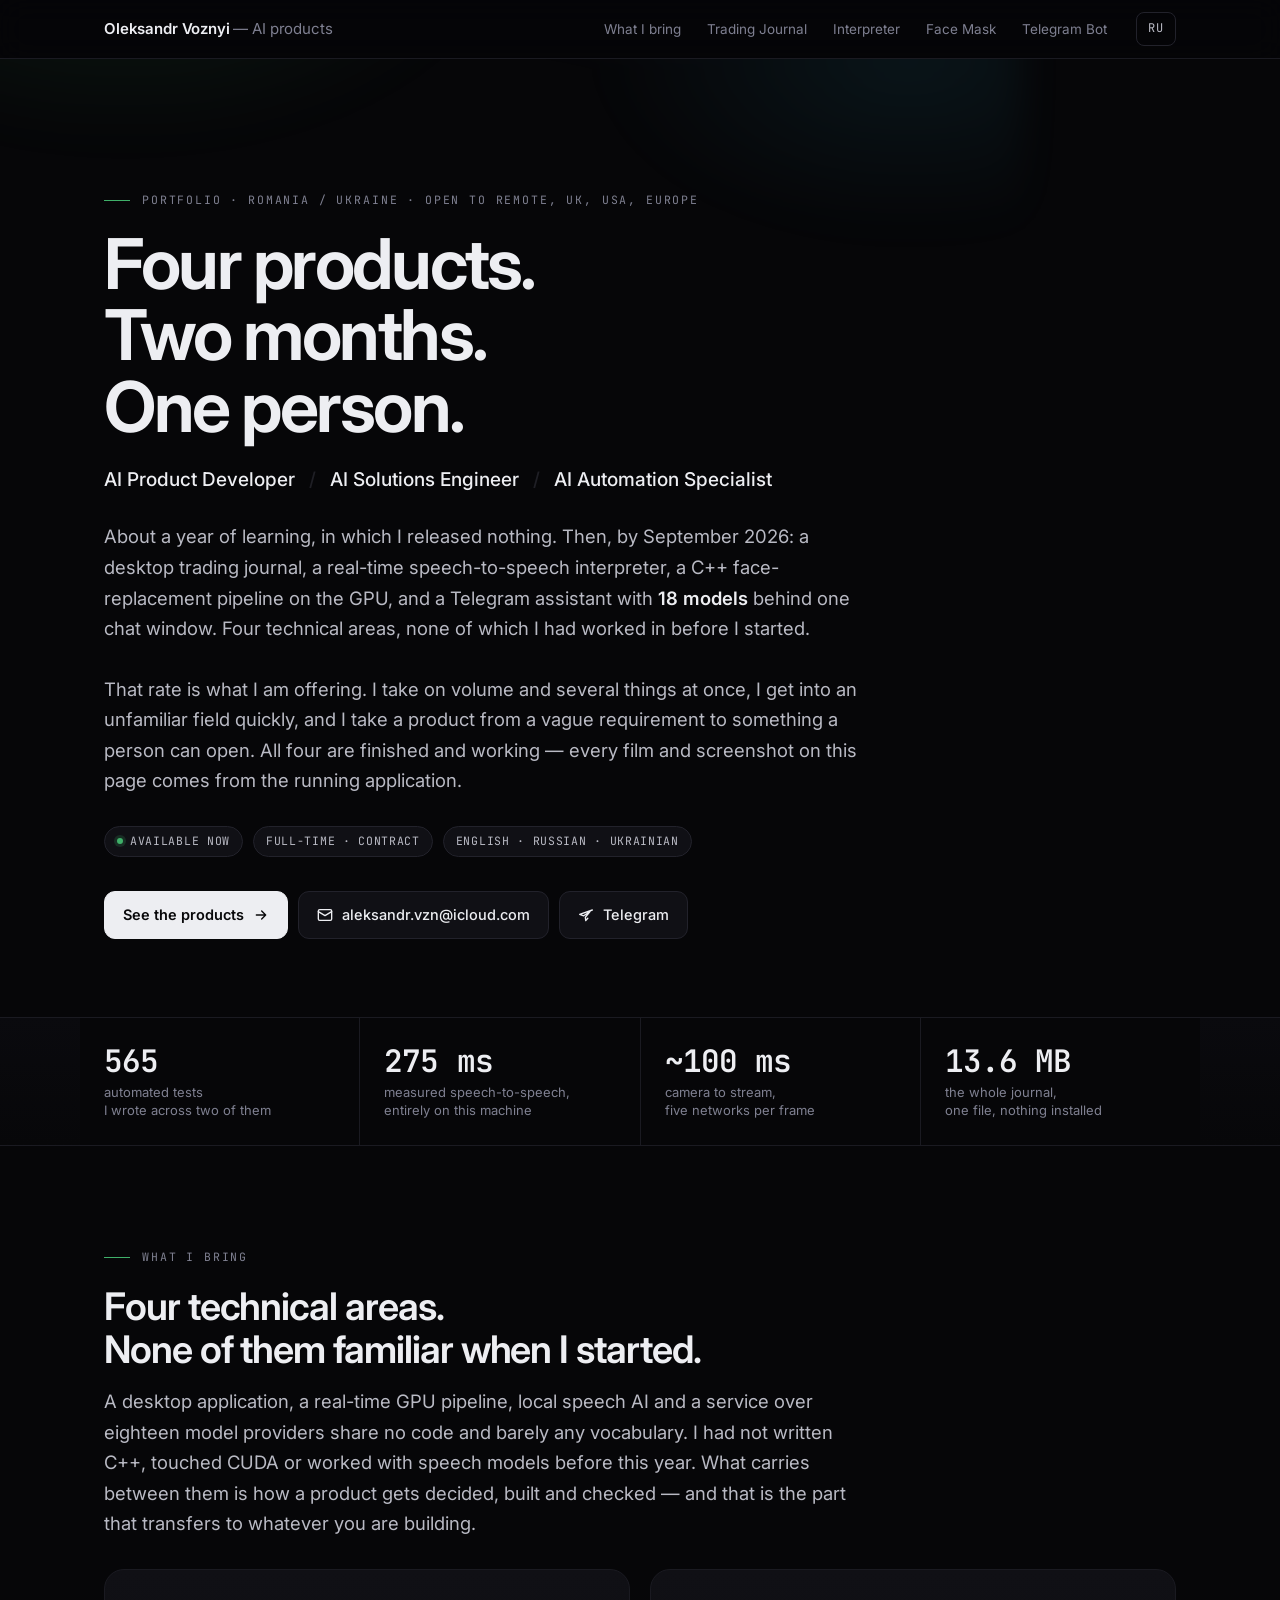
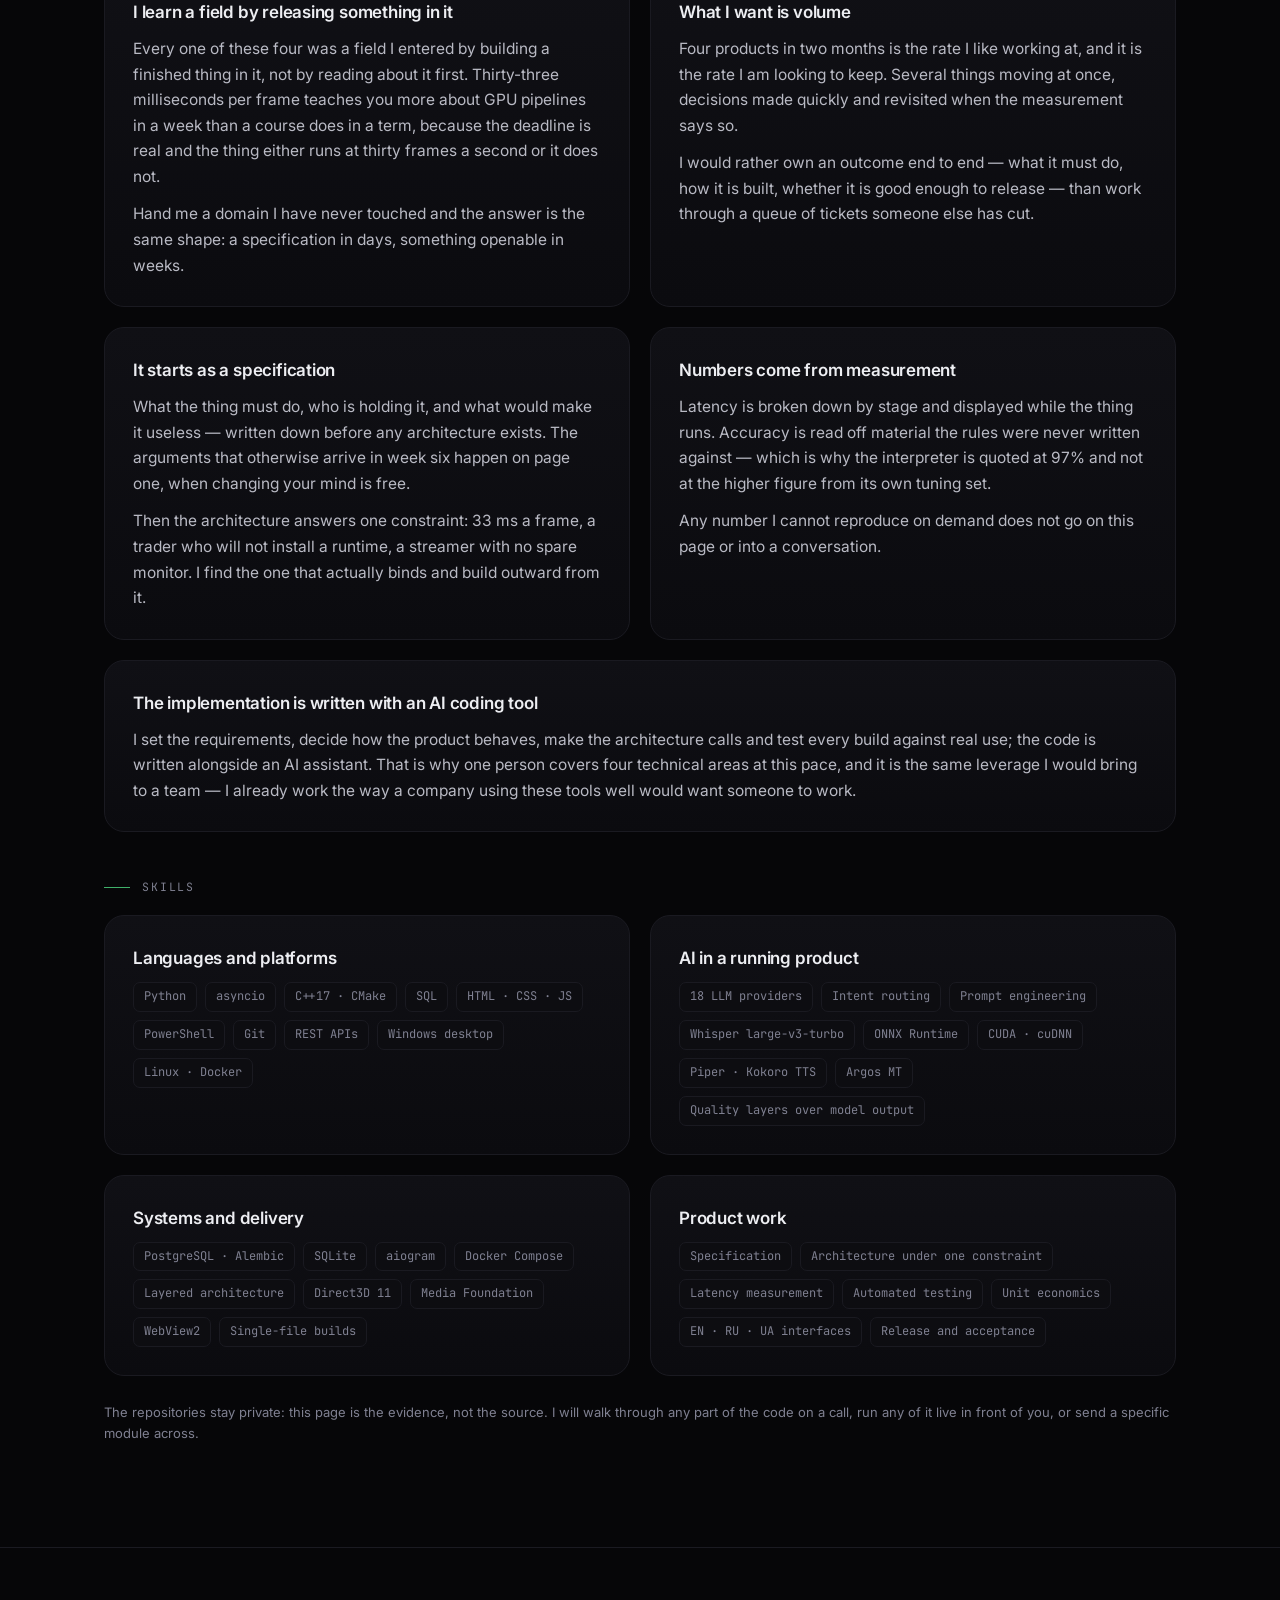
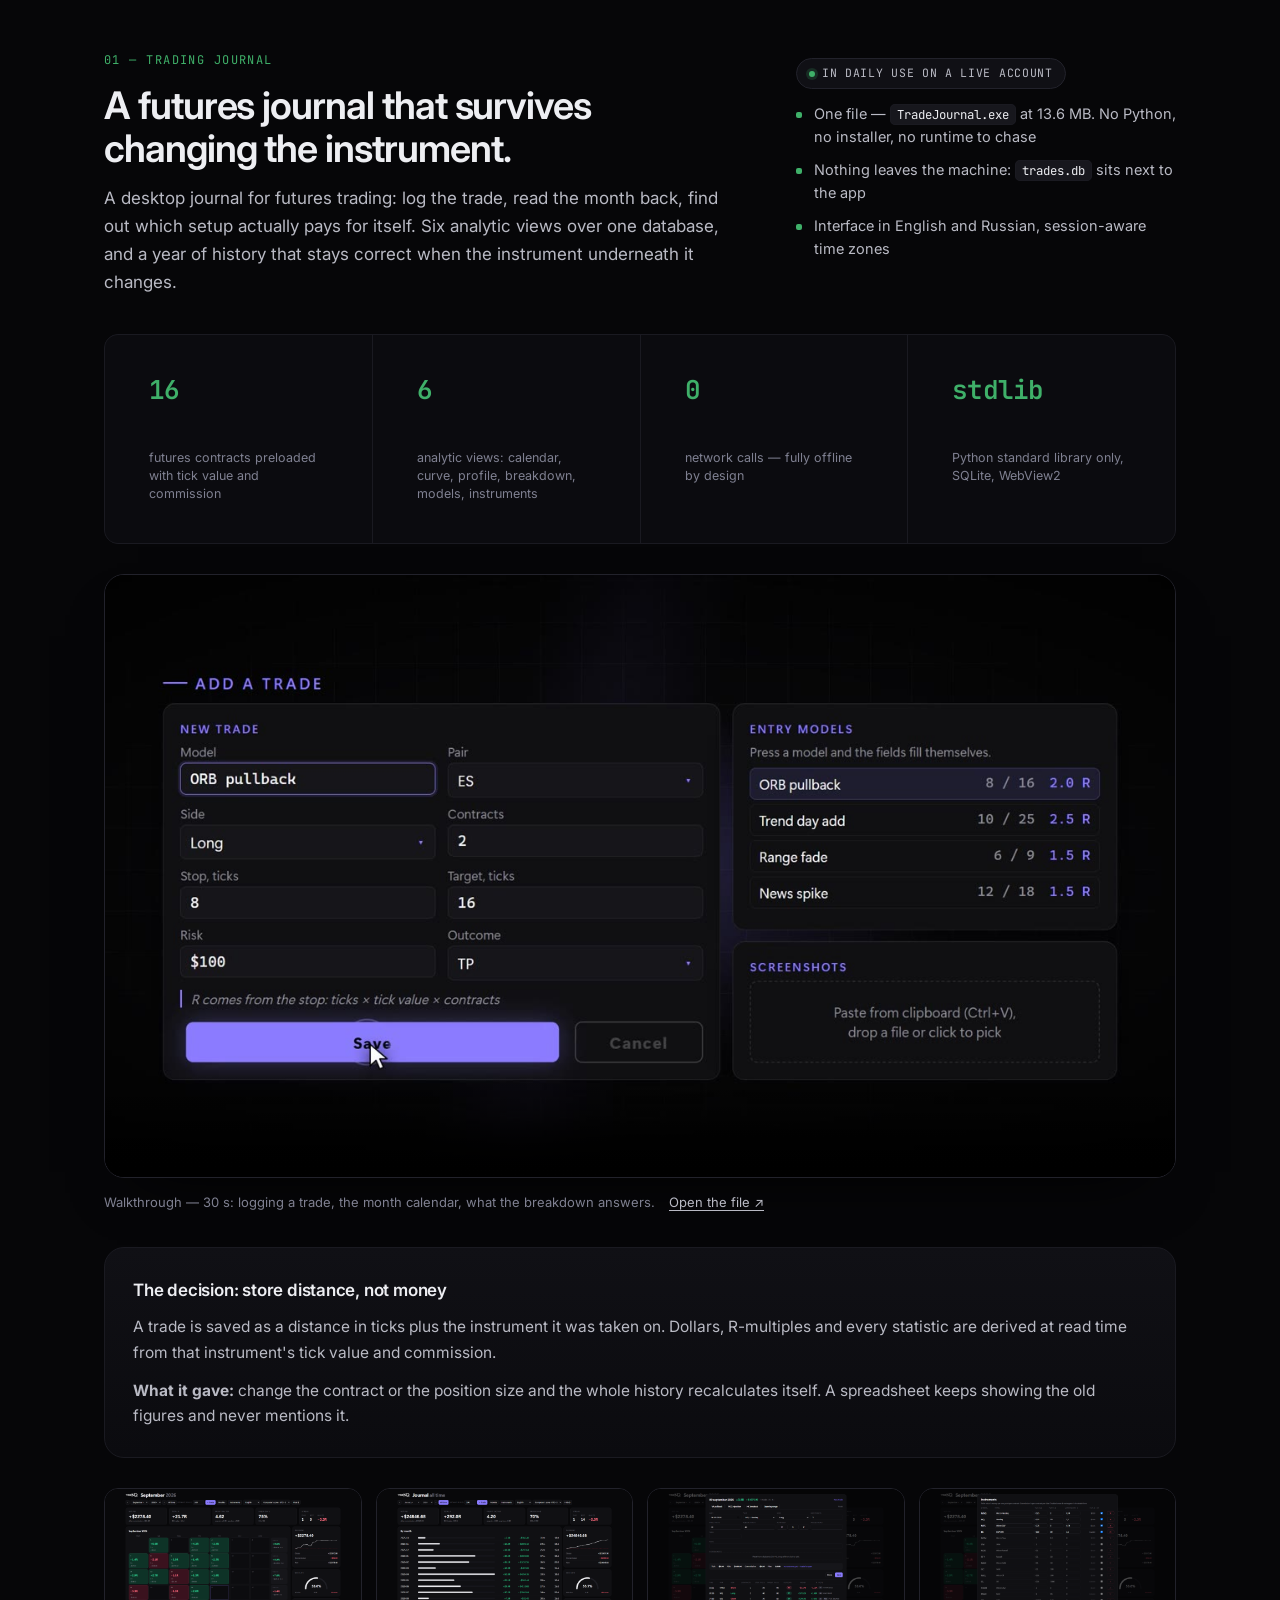
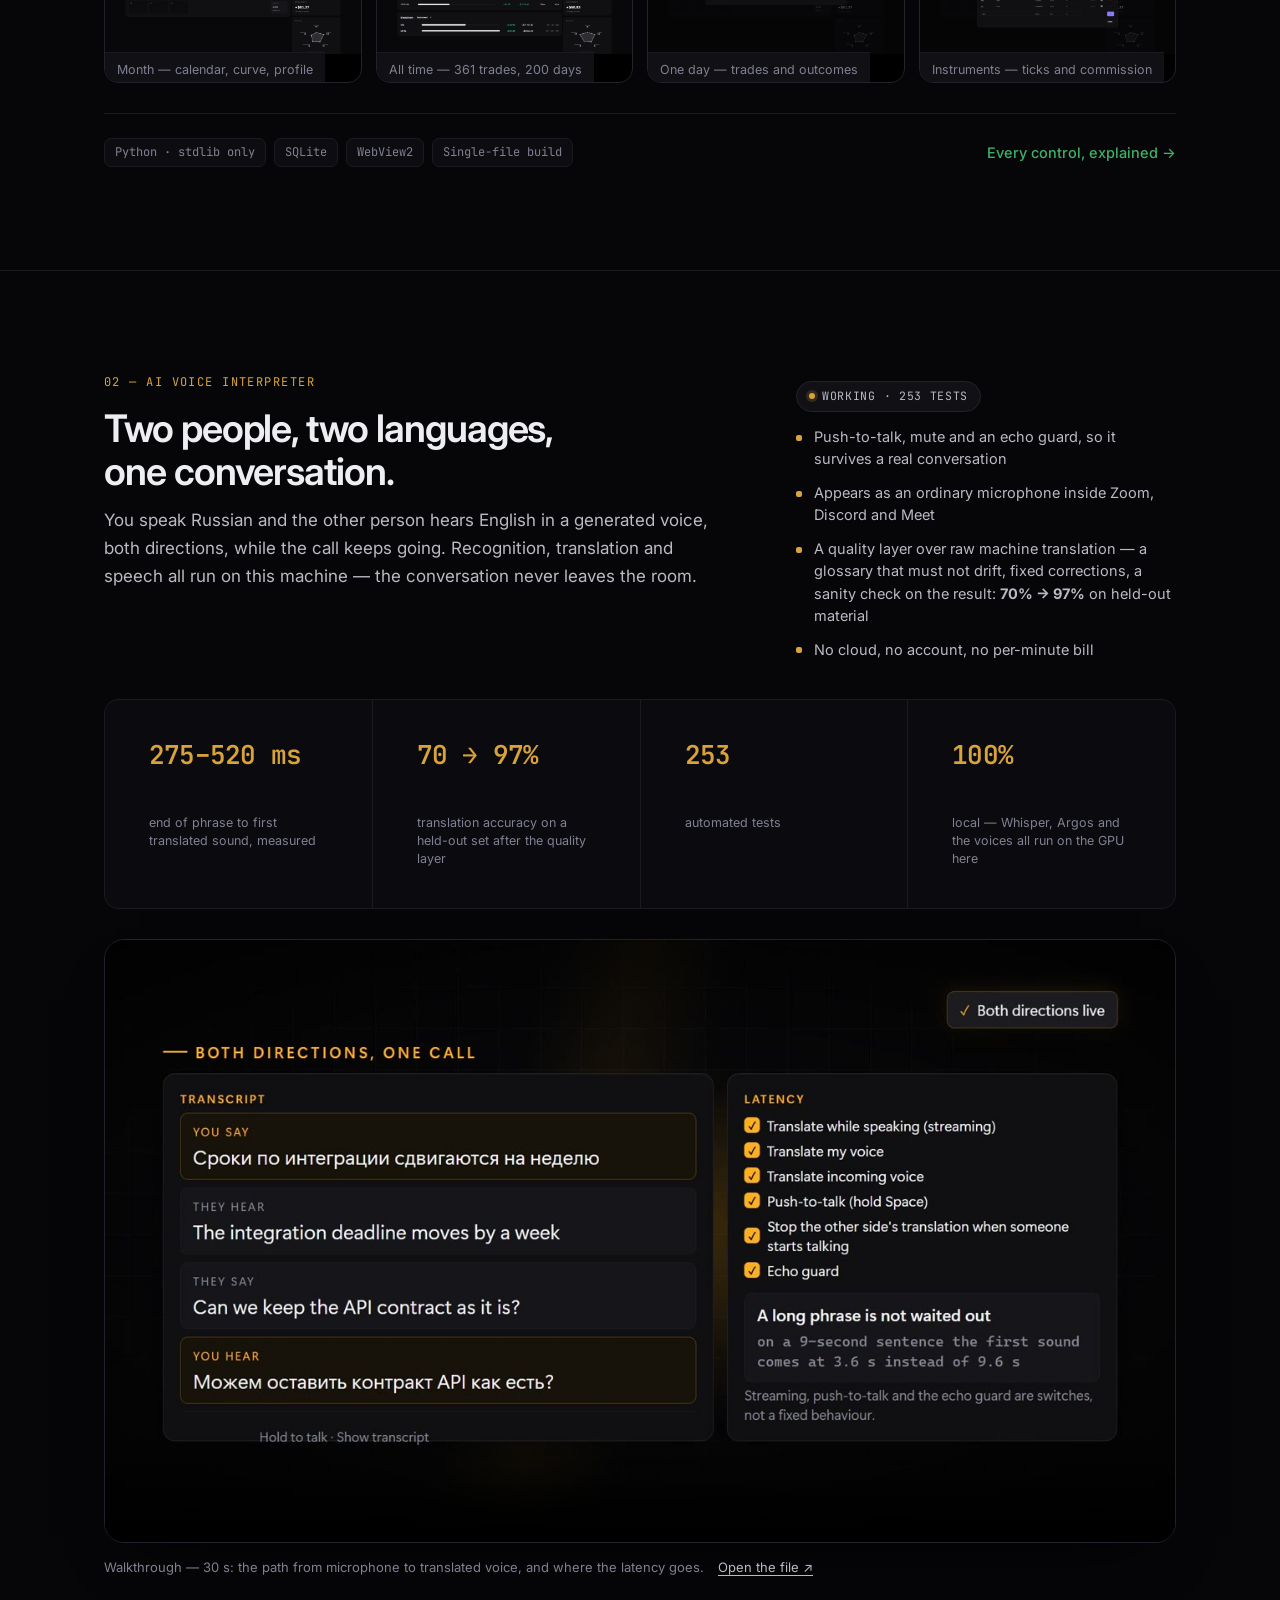
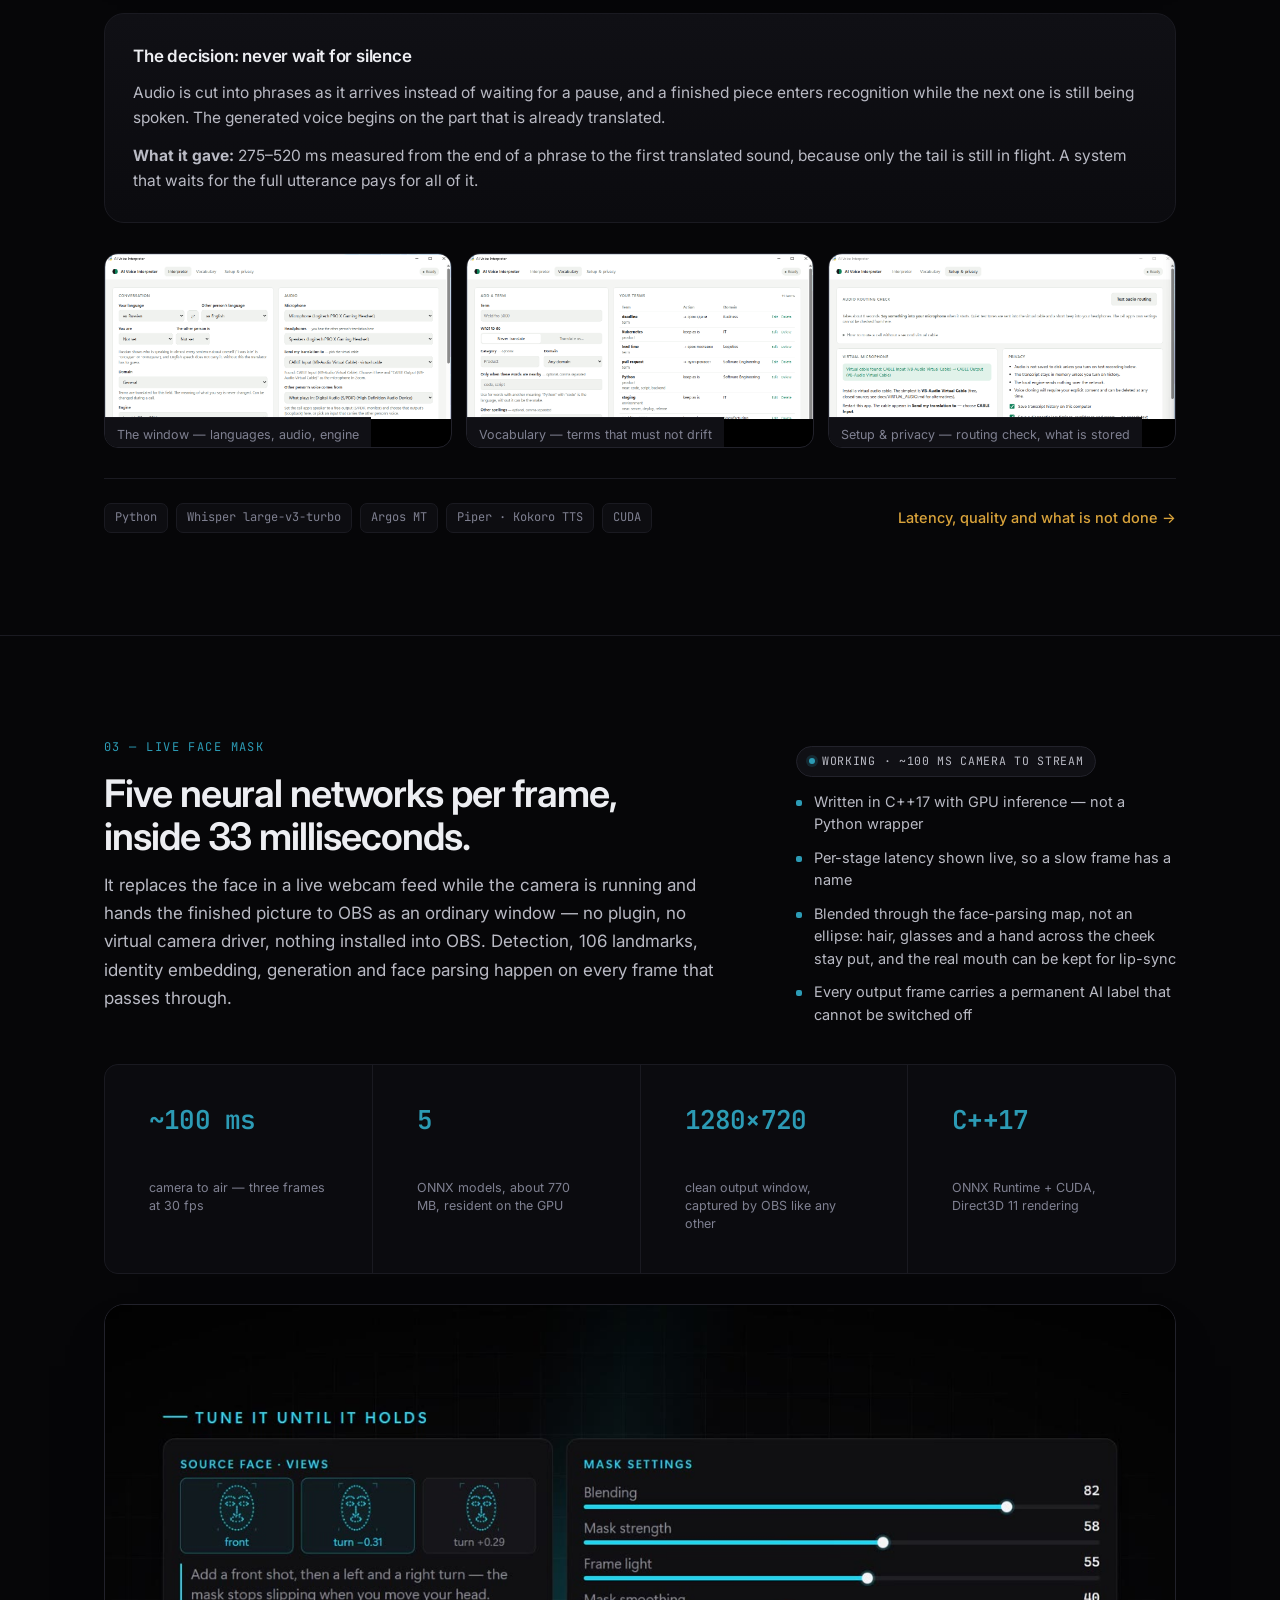
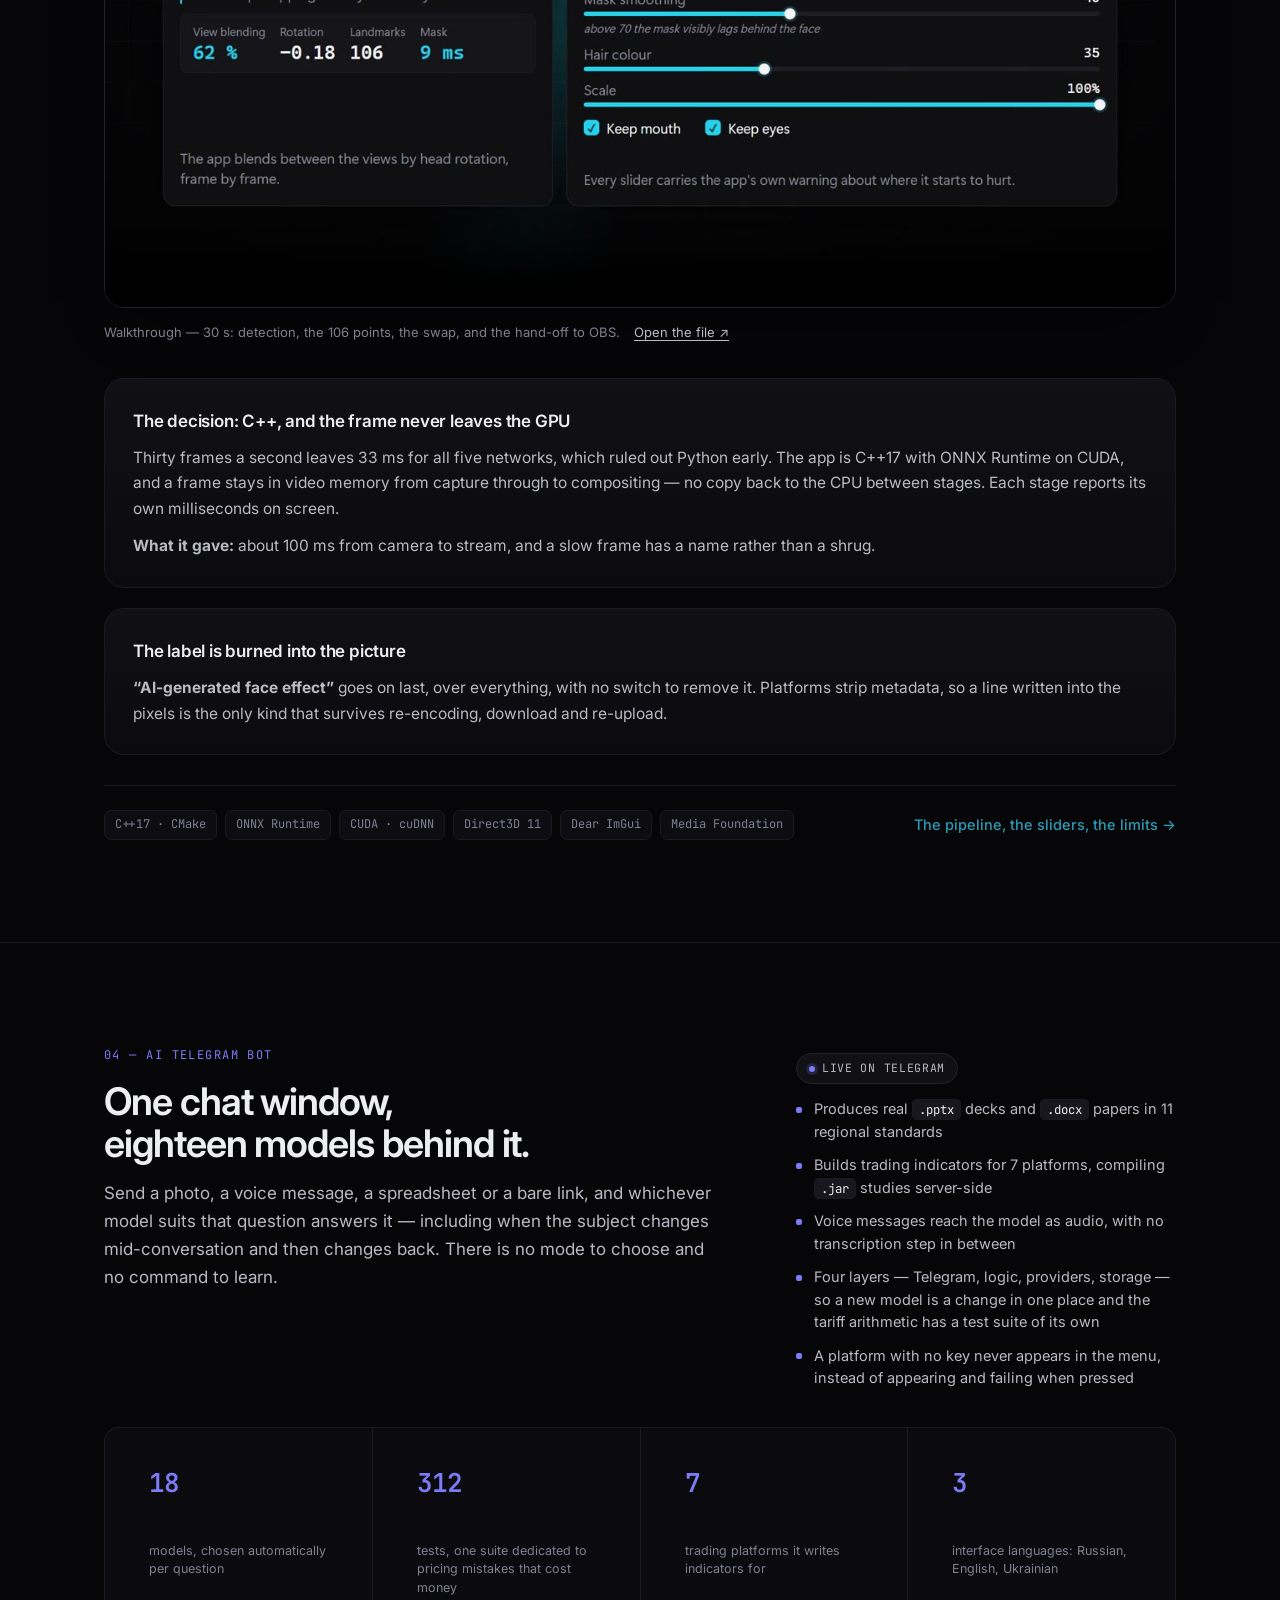
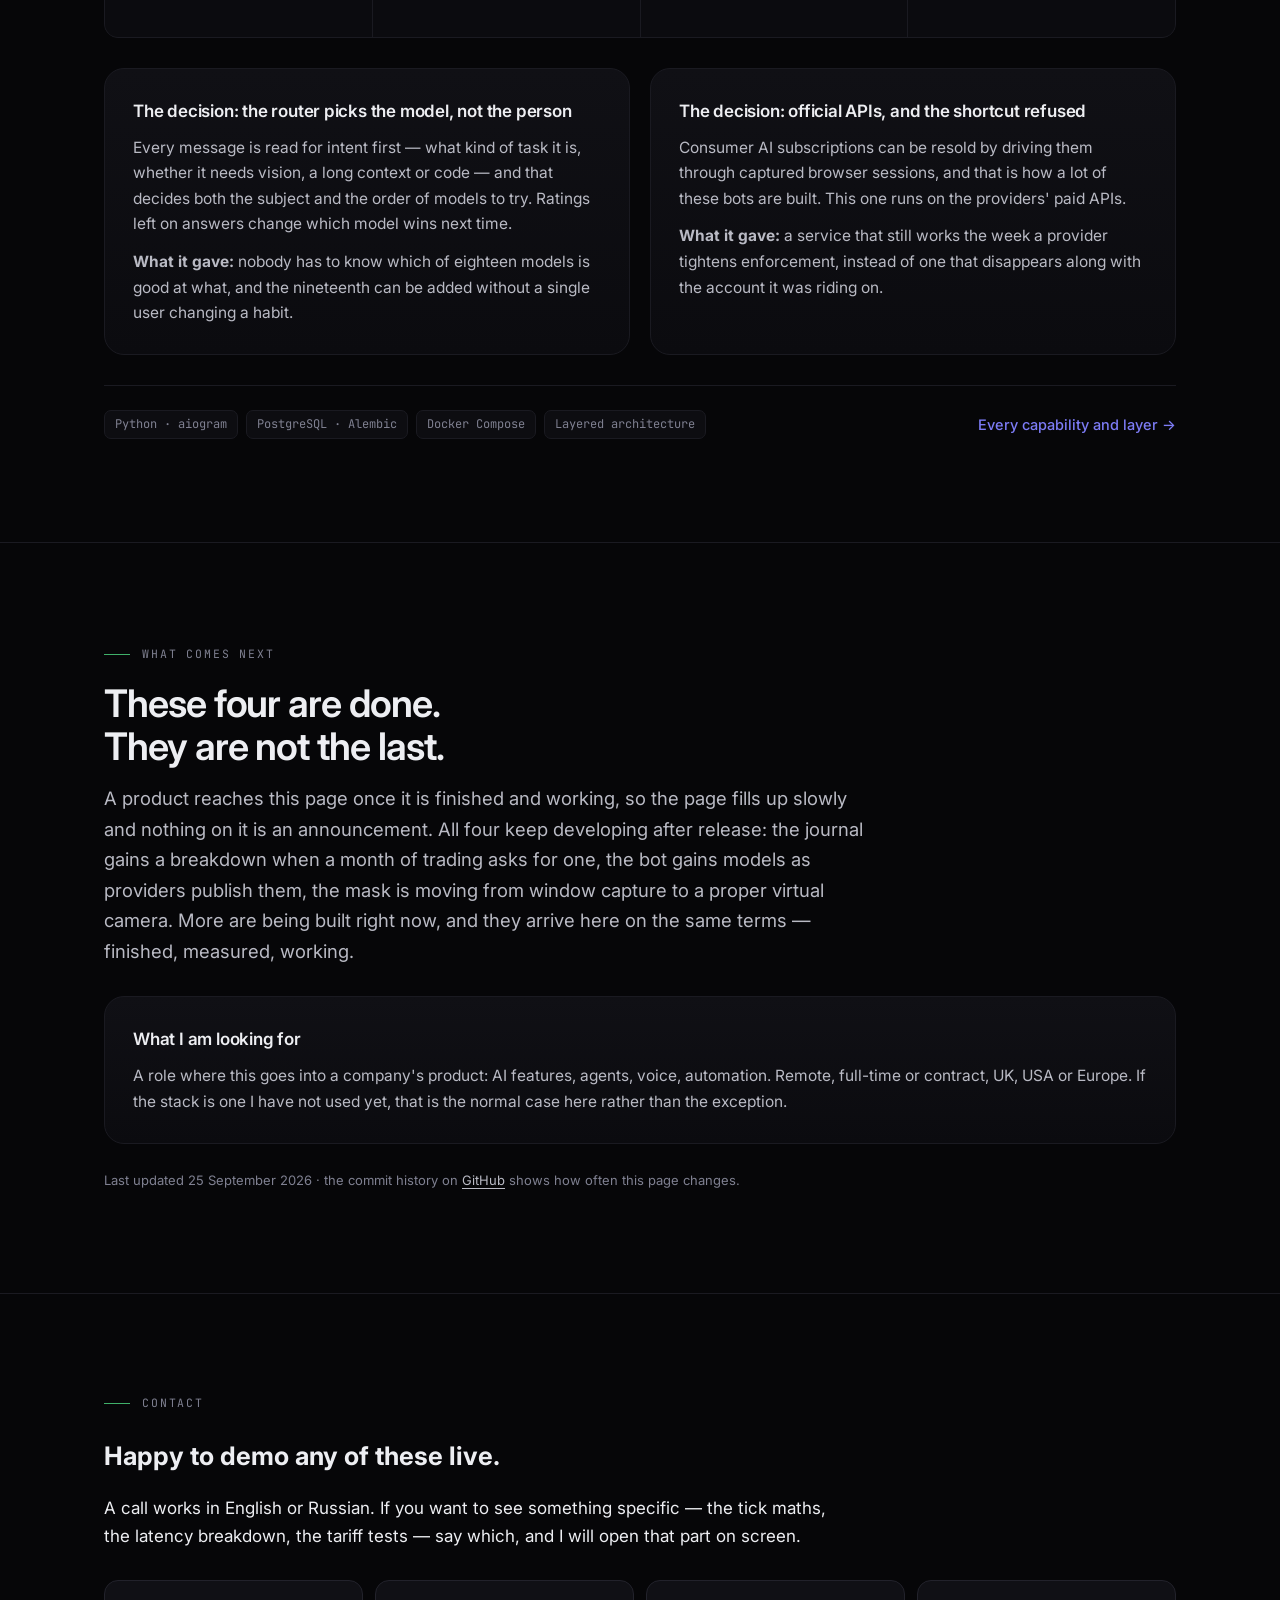
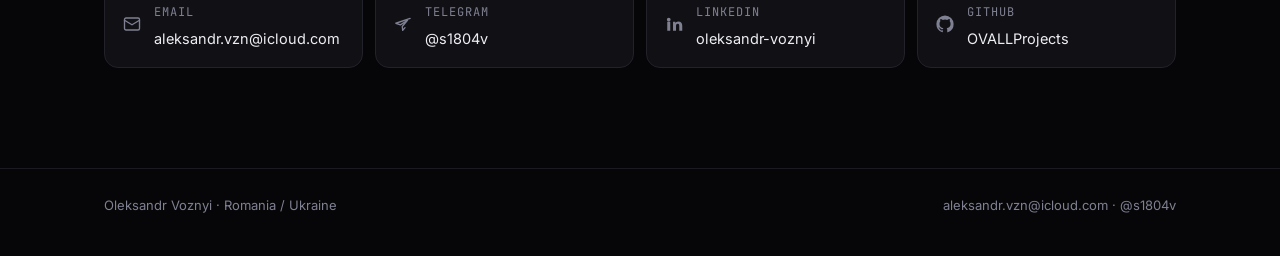
<file: index.html>
<!DOCTYPE html>
<html lang="en">
<head>
<meta charset="utf-8">
<meta name="viewport" content="width=device-width, initial-scale=1">
<title>Oleksandr Voznyi — AI Product Developer, Solutions Engineer, Automation Specialist</title>
<meta name="description" content="Four finished AI products built in two months, in four technical areas that were new to me: a futures trading journal, a real-time speech-to-speech interpreter, live face replacement for streaming, and a multi-model Telegram assistant.">
<meta property="og:title" content="Oleksandr Voznyi — AI Product Developer">
<meta property="og:description" content="Four products, two months, one person. Films and screenshots from the running apps.">
<meta property="og:type" content="website">
<meta property="og:image" content="media/poster/trade-journal.jpg">
<meta name="theme-color" content="#060608">
<link rel="preconnect" href="https://fonts.googleapis.com">
<link rel="preconnect" href="https://fonts.gstatic.com" crossorigin>
<link href="https://fonts.googleapis.com/css2?family=Inter:wght@400;500;600;700&family=JetBrains+Mono:wght@400;500;600&display=swap" rel="stylesheet">
<link rel="stylesheet" href="assets/site.css">
</head>
<body>

<div class="topbar">
  <div class="wrap">
    <a class="brand" href="#top">Oleksandr Voznyi <span>— AI products</span></a>
    <nav class="topnav">
      <a href="#how">What I bring</a>
      <a href="#journal">Trading Journal</a>
      <a href="#interpreter">Interpreter</a>
      <a href="#face">Face Mask</a>
      <a href="#bot">Telegram Bot</a>
    </nav>
    <a class="lang" href="ru.html">RU</a>
  </div>
</div>

<header class="hero" id="top">
  <div class="wrap">
    <p class="eyebrow">Portfolio · Romania / Ukraine · open to remote, UK, USA, Europe</p>
    <h1>Four products.<br>Two months.<br>One person.</h1>
    <p class="roles">
      <b>AI Product Developer</b> <span class="sep">/</span>
      <b>AI Solutions Engineer</b> <span class="sep">/</span>
      <b>AI Automation Specialist</b>
    </p>
    <p class="lede">
      About a year of learning, in which I released nothing. Then, by September 2026: a desktop trading
      journal, a real-time speech-to-speech interpreter, a C++ face-replacement pipeline on the
      GPU, and a Telegram assistant with <strong>18 models</strong> behind one chat window. Four
      technical areas, none of which I had worked in before I started.
    </p>
    <p class="lede">
      That rate is what I am offering. I take on volume and several things at once, I get into an
      unfamiliar field quickly, and I take a product from a vague requirement to something a person
      can open. All four are finished and working — every film and screenshot on this page comes
      from the running application.
    </p>
    <div class="meta">
      <span class="pill"><span class="dot"></span>Available now</span>
      <span class="pill">Full-time · Contract</span>
      <span class="pill">English · Russian · Ukrainian</span>
    </div>
    <div class="cta">
      <a class="btn btn-primary" href="#journal">
        See the products
        <svg viewBox="0 0 24 24" fill="none" stroke="currentColor" stroke-width="2" stroke-linecap="round" stroke-linejoin="round"><path d="M5 12h14M13 6l6 6-6 6"/></svg>
      </a>
      <a class="btn" href="mailto:aleksandr.vzn@icloud.com">
        <svg viewBox="0 0 24 24" fill="none" stroke="currentColor" stroke-width="2" stroke-linecap="round" stroke-linejoin="round"><rect x="2" y="4" width="20" height="16" rx="2"/><path d="m2 7 10 6 10-6"/></svg>
        aleksandr.vzn@icloud.com
      </a>
      <a class="btn" href="https://t.me/s1804v">
        <svg viewBox="0 0 24 24" fill="none" stroke="currentColor" stroke-width="2" stroke-linecap="round" stroke-linejoin="round"><path d="M21.5 4.5 2.5 11l6 2.2L18 7l-7 8.3.6 5.2 3.1-3.6"/></svg>
        Telegram
      </a>
    </div>
  </div>
</header>

<div class="strip">
  <div class="wrap">
    <div class="cell"><div class="n">565</div><div class="k">automated tests<br>I wrote across two of them</div></div>
    <div class="cell"><div class="n">275 ms</div><div class="k">measured speech-to-speech,<br>entirely on this machine</div></div>
    <div class="cell"><div class="n">~100 ms</div><div class="k">camera to stream,<br>five networks per frame</div></div>
    <div class="cell"><div class="n">13.6 MB</div><div class="k">the whole journal,<br>one file, nothing installed</div></div>
  </div>
</div>

<!-- ============ WHAT I BRING ============ -->
<section class="section" id="how">
  <div class="wrap">
    <p class="eyebrow">What I bring</p>
    <h2>Four technical areas.<br>None of them familiar when I started.</h2>
    <p class="lede">A desktop application, a real-time GPU pipeline, local speech AI and a service
    over eighteen model providers share no code and barely any vocabulary. I had not written C++,
    touched CUDA or worked with speech models before this year. What carries between them is how a
    product gets decided, built and checked — and that is the part that transfers to whatever you
    are building.</p>

    <div class="cols">
      <div class="card">
        <h3>I learn a field by releasing something in it</h3>
        <p>Every one of these four was a field I entered by building a finished thing in it, not by
        reading about it first. Thirty-three milliseconds per frame teaches you more about GPU
        pipelines in a week than a course does in a term, because the deadline is real and the
        thing either runs at thirty frames a second or it does not.</p>
        <p>Hand me a domain I have never touched and the answer is the same shape: a specification
        in days, something openable in weeks.</p>
      </div>
      <div class="card">
        <h3>What I want is volume</h3>
        <p>Four products in two months is the rate I like working at, and it is the rate I am
        looking to keep. Several things moving at once, decisions made quickly and revisited when
        the measurement says so.</p>
        <p>I would rather own an outcome end to end — what it must do, how it is built, whether it
        is good enough to release — than work through a queue of tickets someone else has cut.</p>
      </div>
    </div>

    <div class="cols" style="margin-top:20px">
      <div class="card">
        <h3>It starts as a specification</h3>
        <p>What the thing must do, who is holding it, and what would make it useless — written down
        before any architecture exists. The arguments that otherwise arrive in week six happen on
        page one, when changing your mind is free.</p>
        <p>Then the architecture answers one constraint: 33&nbsp;ms a frame, a trader who will not
        install a runtime, a streamer with no spare monitor. I find the one that actually binds and
        build outward from it.</p>
      </div>
      <div class="card">
        <h3>Numbers come from measurement</h3>
        <p>Latency is broken down by stage and displayed while the thing runs. Accuracy is read off
        material the rules were never written against — which is why the interpreter is quoted at
        97% and not at the higher figure from its own tuning set.</p>
        <p>Any number I cannot reproduce on demand does not go on this page or into a
        conversation.</p>
      </div>
    </div>

    <div class="card" style="margin-top:20px">
      <h3>The implementation is written with an AI coding tool</h3>
      <p>I set the requirements, decide how the product behaves, make the architecture calls and
      test every build against real use; the code is written alongside an AI assistant. That is why
      one person covers four technical areas at this pace, and it is the same leverage I would
      bring to a team — I already work the way a company using these tools well would want someone
      to work.</p>
    </div>

    <p class="eyebrow" style="margin-top:46px">Skills</p>

    <div class="cols">
      <div class="card">
        <h3>Languages and platforms</h3>
        <ul class="chips"><li>Python</li><li>asyncio</li><li>C++17 · CMake</li><li>SQL</li><li>HTML · CSS · JS</li><li>PowerShell</li><li>Git</li><li>REST APIs</li><li>Windows desktop</li><li>Linux · Docker</li></ul>
      </div>
      <div class="card">
        <h3>AI in a running product</h3>
        <ul class="chips"><li>18 LLM providers</li><li>Intent routing</li><li>Prompt engineering</li><li>Whisper large-v3-turbo</li><li>ONNX Runtime</li><li>CUDA · cuDNN</li><li>Piper · Kokoro TTS</li><li>Argos MT</li><li>Quality layers over model output</li></ul>
      </div>
    </div>

    <div class="cols" style="margin-top:20px">
      <div class="card">
        <h3>Systems and delivery</h3>
        <ul class="chips"><li>PostgreSQL · Alembic</li><li>SQLite</li><li>aiogram</li><li>Docker Compose</li><li>Layered architecture</li><li>Direct3D 11</li><li>Media Foundation</li><li>WebView2</li><li>Single-file builds</li></ul>
      </div>
      <div class="card">
        <h3>Product work</h3>
        <ul class="chips"><li>Specification</li><li>Architecture under one constraint</li><li>Latency measurement</li><li>Automated testing</li><li>Unit economics</li><li>EN · RU · UA interfaces</li><li>Release and acceptance</li></ul>
      </div>
    </div>

    <p class="note">The repositories stay private: this page is the evidence, not the source. I
    will walk through any part of the code on a call, run any of it live in front of you, or send a
    specific module across.</p>
  </div>
</section>

<!-- ============ 01 TRADING JOURNAL ============ -->
<section class="section project" id="journal" data-accent="journal">
  <div class="wrap">
    <div class="p-head">
      <div>
        <div class="p-num">01 — TRADING JOURNAL</div>
        <h2>A futures journal that survives<br>changing the instrument.</h2>
        <p class="p-sub">
          A desktop journal for futures trading: log the trade, read the month back, find out which
          setup actually pays for itself. Six analytic views over one database, and a year of
          history that stays correct when the instrument underneath it changes.
        </p>
      </div>
      <aside class="p-aside">
        <span class="pill"><span class="dot"></span>In daily use on a live account</span>
        <ul class="p-facts">
          <li>One file — <code>TradeJournal.exe</code> at 13.6&nbsp;MB. No Python, no installer, no runtime to chase</li>
          <li>Nothing leaves the machine: <code>trades.db</code> sits next to the app</li>
          <li>Interface in English and Russian, session-aware time zones</li>
        </ul>
      </aside>
    </div>

    <div class="metrics">
      <div><div class="n">16</div><div class="k">futures contracts preloaded with tick value and commission</div></div>
      <div><div class="n">6</div><div class="k">analytic views: calendar, curve, profile, breakdown, models, instruments</div></div>
      <div><div class="n">0</div><div class="k">network calls — fully offline by design</div></div>
      <div><div class="n">stdlib</div><div class="k">Python standard library only, SQLite, WebView2</div></div>
    </div>

    <figure class="figure">
      <video controls preload="metadata" playsinline poster="media/poster/trade-journal.jpg">
        <source src="media/video/trade-journal.mp4" type="video/mp4">
      </video>
    </figure>
    <p class="cap">
      <span>Walkthrough — 30 s: logging a trade, the month calendar, what the breakdown answers.</span>
      <a href="media/video/trade-journal.mp4">Open the file ↗</a>
    </p>

    <div class="card" style="margin-bottom:30px">
      <h3>The decision: store distance, not money</h3>
      <p>A trade is saved as a distance in ticks plus the instrument it was taken on. Dollars,
      R-multiples and every statistic are derived at read time from that instrument's tick value
      and commission.</p>
      <p><strong>What it gave:</strong> change the contract or the position size and the whole
      history recalculates itself. A spreadsheet keeps showing the old figures and never mentions
      it.</p>
    </div>

    <div class="shots">
      <a href="media/trade-journal/01-month-en.png"><img src="media/trade-journal/01-month-en.png" alt="Month view with calendar, equity curve and statistics" loading="lazy"><span class="lbl">Month — calendar, curve, profile</span></a>
      <a href="media/trade-journal/02-all-time-en.png"><img src="media/trade-journal/02-all-time-en.png" alt="All-time view across 361 trades" loading="lazy"><span class="lbl">All time — 361 trades, 200 days</span></a>
      <a href="media/trade-journal/03-day-en.png"><img src="media/trade-journal/03-day-en.png" alt="A single day opened with its trades" loading="lazy"><span class="lbl">One day — trades and outcomes</span></a>
      <a href="media/trade-journal/06-instruments-en.png"><img src="media/trade-journal/06-instruments-en.png" alt="Instrument editor with tick values" loading="lazy"><span class="lbl">Instruments — ticks and commission</span></a>
    </div>

    <div class="p-foot">
      <ul class="chips"><li>Python · stdlib only</li><li>SQLite</li><li>WebView2</li><li>Single-file build</li></ul>
      <a class="deep" href="projects/trade-journal.md">Every control, explained →</a>
    </div>
  </div>
</section>

<!-- ============ 02 INTERPRETER ============ -->
<section class="section project" id="interpreter" data-accent="interpreter">
  <div class="wrap">
    <div class="p-head">
      <div>
        <div class="p-num">02 — AI VOICE INTERPRETER</div>
        <h2>Two people, two languages,<br>one conversation.</h2>
        <p class="p-sub">
          You speak Russian and the other person hears English in a generated voice, both
          directions, while the call keeps going. Recognition, translation and speech all run on
          this machine — the conversation never leaves the room.
        </p>
      </div>
      <aside class="p-aside">
        <span class="pill"><span class="dot"></span>Working · 253 tests</span>
        <ul class="p-facts">
          <li>Push-to-talk, mute and an echo guard, so it survives a real conversation</li>
          <li>Appears as an ordinary microphone inside Zoom, Discord and Meet</li>
          <li>A quality layer over raw machine translation — a glossary that must not drift, fixed corrections, a sanity check on the result: <strong>70% → 97%</strong> on held-out material</li>
          <li>No cloud, no account, no per-minute bill</li>
        </ul>
      </aside>
    </div>

    <div class="metrics">
      <div><div class="n">275–520 ms</div><div class="k">end of phrase to first translated sound, measured</div></div>
      <div><div class="n">70 → 97%</div><div class="k">translation accuracy on a held-out set after the quality layer</div></div>
      <div><div class="n">253</div><div class="k">automated tests</div></div>
      <div><div class="n">100%</div><div class="k">local — Whisper, Argos and the voices all run on the GPU here</div></div>
    </div>

    <figure class="figure">
      <video controls preload="metadata" playsinline poster="media/poster/voice-interpreter.jpg">
        <source src="media/video/voice-interpreter.mp4" type="video/mp4">
      </video>
    </figure>
    <p class="cap">
      <span>Walkthrough — 30 s: the path from microphone to translated voice, and where the latency goes.</span>
      <a href="media/video/voice-interpreter.mp4">Open the file ↗</a>
    </p>

    <div class="card" style="margin-bottom:30px">
      <h3>The decision: never wait for silence</h3>
      <p>Audio is cut into phrases as it arrives instead of waiting for a pause, and a finished
      piece enters recognition while the next one is still being spoken. The generated voice begins
      on the part that is already translated.</p>
      <p><strong>What it gave:</strong> 275–520&nbsp;ms measured from the end of a phrase to the
      first translated sound, because only the tail is still in flight. A system that waits for the
      full utterance pays for all of it.</p>
    </div>

    <div class="shots">
      <a href="media/ai-voice-interpreter/01-window.png"><img src="media/ai-voice-interpreter/01-window.png" alt="The interpreter window with languages, audio devices and engine" loading="lazy"><span class="lbl">The window — languages, audio, engine</span></a>
      <a href="media/ai-voice-interpreter/02-vocabulary.png"><img src="media/ai-voice-interpreter/02-vocabulary.png" alt="Vocabulary tab with terms kept as-is and terms translated a fixed way" loading="lazy"><span class="lbl">Vocabulary — terms that must not drift</span></a>
      <a href="media/ai-voice-interpreter/03-privacy.png"><img src="media/ai-voice-interpreter/03-privacy.png" alt="Setup and privacy tab with the audio routing check and privacy switches" loading="lazy"><span class="lbl">Setup &amp; privacy — routing check, what is stored</span></a>
    </div>

    <div class="p-foot">
      <ul class="chips"><li>Python</li><li>Whisper large-v3-turbo</li><li>Argos MT</li><li>Piper · Kokoro TTS</li><li>CUDA</li></ul>
      <a class="deep" href="projects/ai-voice-interpreter.md">Latency, quality and what is not done →</a>
    </div>
  </div>
</section>

<!-- ============ 03 FACE MASK ============ -->
<section class="section project" id="face" data-accent="face">
  <div class="wrap">
    <div class="p-head">
      <div>
        <div class="p-num">03 — LIVE FACE MASK</div>
        <h2>Five neural networks per frame,<br>inside 33 milliseconds.</h2>
        <p class="p-sub">
          It replaces the face in a live webcam feed while the camera is running and hands the
          finished picture to OBS as an ordinary window — no plugin, no virtual camera driver,
          nothing installed into OBS. Detection, 106 landmarks, identity embedding, generation and
          face parsing happen on every frame that passes through.
        </p>
      </div>
      <aside class="p-aside">
        <span class="pill"><span class="dot"></span>Working · ~100 ms camera to stream</span>
        <ul class="p-facts">
          <li>Written in C++17 with GPU inference — not a Python wrapper</li>
          <li>Per-stage latency shown live, so a slow frame has a name</li>
          <li>Blended through the face-parsing map, not an ellipse: hair, glasses and a hand across the cheek stay put, and the real mouth can be kept for lip-sync</li>
          <li>Every output frame carries a permanent AI label that cannot be switched off</li>
        </ul>
      </aside>
    </div>

    <div class="metrics">
      <div><div class="n">~100 ms</div><div class="k">camera to air — three frames at 30 fps</div></div>
      <div><div class="n">5</div><div class="k">ONNX models, about 770 MB, resident on the GPU</div></div>
      <div><div class="n">1280×720</div><div class="k">clean output window, captured by OBS like any other</div></div>
      <div><div class="n">C++17</div><div class="k">ONNX Runtime + CUDA, Direct3D 11 rendering</div></div>
    </div>

    <figure class="figure">
      <video controls preload="metadata" playsinline poster="media/poster/live-face-mask.jpg">
        <source src="media/video/live-face-mask.mp4" type="video/mp4">
      </video>
    </figure>
    <p class="cap">
      <span>Walkthrough — 30 s: detection, the 106 points, the swap, and the hand-off to OBS.</span>
      <a href="media/video/live-face-mask.mp4">Open the file ↗</a>
    </p>

    <div class="card" style="margin-bottom:20px">
      <h3>The decision: C++, and the frame never leaves the GPU</h3>
      <p>Thirty frames a second leaves 33&nbsp;ms for all five networks, which ruled out Python
      early. The app is C++17 with ONNX Runtime on CUDA, and a frame stays in video memory from
      capture through to compositing — no copy back to the CPU between stages. Each stage reports
      its own milliseconds on screen.</p>
      <p><strong>What it gave:</strong> about 100&nbsp;ms from camera to stream, and a slow frame
      has a name rather than a shrug.</p>
    </div>

    <div class="card" style="margin-bottom:30px">
      <h3>The label is burned into the picture</h3>
      <p>
        <strong>“AI-generated face effect”</strong> goes on last, over everything, with no switch
        to remove it. Platforms strip metadata, so a line written into the pixels is the only kind
        that survives re-encoding, download and re-upload.
      </p>
    </div>

    <div class="p-foot">
      <ul class="chips"><li>C++17 · CMake</li><li>ONNX Runtime</li><li>CUDA · cuDNN</li><li>Direct3D 11</li><li>Dear ImGui</li><li>Media Foundation</li></ul>
      <a class="deep" href="projects/live-face-mask.md">The pipeline, the sliders, the limits →</a>
    </div>
  </div>
</section>

<!-- ============ 04 TELEGRAM BOT ============ -->
<section class="section project" id="bot" data-accent="bot">
  <div class="wrap">
    <div class="p-head">
      <div>
        <div class="p-num">04 — AI TELEGRAM BOT</div>
        <h2>One chat window,<br>eighteen models behind it.</h2>
        <p class="p-sub">
          Send a photo, a voice message, a spreadsheet or a bare link, and whichever model suits
          that question answers it — including when the subject changes mid-conversation and then
          changes back. There is no mode to choose and no command to learn.
        </p>
      </div>
      <aside class="p-aside">
        <span class="pill"><span class="dot"></span>Live on Telegram</span>
        <ul class="p-facts">
          <li>Produces real <code>.pptx</code> decks and <code>.docx</code> papers in 11 regional standards</li>
          <li>Builds trading indicators for 7 platforms, compiling <code>.jar</code> studies server-side</li>
          <li>Voice messages reach the model as audio, with no transcription step in between</li>
          <li>Four layers — Telegram, logic, providers, storage — so a new model is a change in one place and the tariff arithmetic has a test suite of its own</li>
          <li>A platform with no key never appears in the menu, instead of appearing and failing when pressed</li>
        </ul>
      </aside>
    </div>

    <div class="metrics">
      <div><div class="n">18</div><div class="k">models, chosen automatically per question</div></div>
      <div><div class="n">312</div><div class="k">tests, one suite dedicated to pricing mistakes that cost money</div></div>
      <div><div class="n">7</div><div class="k">trading platforms it writes indicators for</div></div>
      <div><div class="n">3</div><div class="k">interface languages: Russian, English, Ukrainian</div></div>
    </div>

    <div class="cols" style="margin-bottom:20px">
      <div class="card">
        <h3>The decision: the router picks the model, not the person</h3>
        <p>Every message is read for intent first — what kind of task it is, whether it needs
        vision, a long context or code — and that decides both the subject and the order of models
        to try. Ratings left on answers change which model wins next time.</p>
        <p><strong>What it gave:</strong> nobody has to know which of eighteen models is good at
        what, and the nineteenth can be added without a single user changing a habit.</p>
      </div>
      <div class="card">
        <h3>The decision: official APIs, and the shortcut refused</h3>
        <p>Consumer AI subscriptions can be resold by driving them through captured browser
        sessions, and that is how a lot of these bots are built. This one runs on the providers'
        paid APIs.</p>
        <p><strong>What it gave:</strong> a service that still works the week a provider tightens
        enforcement, instead of one that disappears along with the account it was riding on.</p>
      </div>
    </div>

    <div class="p-foot" style="margin-top:30px">
      <ul class="chips"><li>Python · aiogram</li><li>PostgreSQL · Alembic</li><li>Docker Compose</li><li>Layered architecture</li></ul>
      <a class="deep" href="projects/ai-telegram-bot.md">Every capability and layer →</a>
    </div>
  </div>
</section>

<!-- ============ WHAT NEXT ============ -->
<section class="section" id="next">
  <div class="wrap">
    <p class="eyebrow">What comes next</p>
    <h2>These four are done.<br>They are not the last.</h2>
    <p class="lede">A product reaches this page once it is finished and working, so the page fills
    up slowly and nothing on it is an announcement. All four keep developing after release: the
    journal gains a breakdown when a month of trading asks for one, the bot gains models as
    providers publish them, the mask is moving from window capture to a proper virtual camera.
    More are being built right now, and they arrive here on the same terms — finished, measured,
    working.</p>
    <div class="card">
      <h3>What I am looking for</h3>
      <p>A role where this goes into a company's product: AI features, agents, voice, automation.
      Remote, full-time or contract, UK, USA or Europe. If the stack is one I have not used yet,
      that is the normal case here rather than the exception.</p>
    </div>
    <p class="note">Last updated 25 September 2026 · the commit history on
    <a href="https://github.com/OVALLProjects/portfolio">GitHub</a> shows how often this page
    changes.</p>
  </div>
</section>

<!-- ============ CONTACT ============ -->
<section class="contact" id="contact">
  <div class="wrap">
    <p class="eyebrow">Contact</p>
    <h2>Happy to demo any of these live.</h2>
    <p class="prose">A call works in English or Russian. If you want to see something specific —
    the tick maths, the latency breakdown, the tariff tests — say which, and I will open that part
    on screen.</p>
    <div class="links">
      <a href="mailto:aleksandr.vzn@icloud.com">
        <svg class="ic" viewBox="0 0 24 24" fill="none" stroke="currentColor" stroke-width="1.8" stroke-linecap="round" stroke-linejoin="round"><rect x="2" y="4" width="20" height="16" rx="2"/><path d="m2 7 10 6 10-6"/></svg>
        <span><span class="t">Email</span><br><span class="v">aleksandr.vzn@icloud.com</span></span>
      </a>
      <a href="https://t.me/s1804v">
        <svg class="ic" viewBox="0 0 24 24" fill="none" stroke="currentColor" stroke-width="1.8" stroke-linecap="round" stroke-linejoin="round"><path d="M21.5 4.5 2.5 11l6 2.2L18 7l-7 8.3.6 5.2 3.1-3.6"/></svg>
        <span><span class="t">Telegram</span><br><span class="v">@s1804v</span></span>
      </a>
      <a href="https://www.linkedin.com/in/oleksandr-voznyi-763a41439/">
        <svg class="ic" viewBox="0 0 24 24" fill="currentColor"><path d="M4.98 3.5a2.5 2.5 0 1 1 0 5 2.5 2.5 0 0 1 0-5ZM3 9h4v12H3V9Zm7 0h3.8v1.7h.05c.53-.95 1.83-1.95 3.77-1.95C21.6 8.75 23 11 23 14.24V21h-4v-6c0-1.43-.03-3.27-2-3.27-2 0-2.3 1.56-2.3 3.17V21h-4V9Z"/></svg>
        <span><span class="t">LinkedIn</span><br><span class="v">oleksandr-voznyi</span></span>
      </a>
      <a href="https://github.com/OVALLProjects">
        <svg class="ic" viewBox="0 0 24 24" fill="currentColor"><path d="M12 .5A11.5 11.5 0 0 0 .5 12a11.5 11.5 0 0 0 7.86 10.92c.58.1.79-.25.79-.56v-2c-3.2.7-3.88-1.37-3.88-1.37-.53-1.34-1.29-1.7-1.29-1.7-1.05-.72.08-.7.08-.7 1.16.08 1.77 1.2 1.77 1.2 1.03 1.77 2.7 1.26 3.36.96.1-.75.4-1.26.73-1.55-2.55-.29-5.24-1.28-5.24-5.7 0-1.26.45-2.29 1.19-3.1-.12-.29-.52-1.46.11-3.05 0 0 .97-.31 3.18 1.18a11 11 0 0 1 5.8 0c2.2-1.5 3.17-1.18 3.17-1.18.63 1.59.23 2.76.12 3.05.74.81 1.18 1.84 1.18 3.1 0 4.43-2.69 5.4-5.25 5.69.41.36.78 1.06.78 2.15v3.18c0 .31.2.67.8.56A11.5 11.5 0 0 0 23.5 12 11.5 11.5 0 0 0 12 .5Z"/></svg>
        <span><span class="t">GitHub</span><br><span class="v">OVALLProjects</span></span>
      </a>
    </div>
  </div>
</section>

<footer>
  <div class="wrap">
    <span>Oleksandr Voznyi · Romania / Ukraine</span>
    <span>aleksandr.vzn@icloud.com · @s1804v</span>
  </div>
</footer>

</body>
</html>
</file>
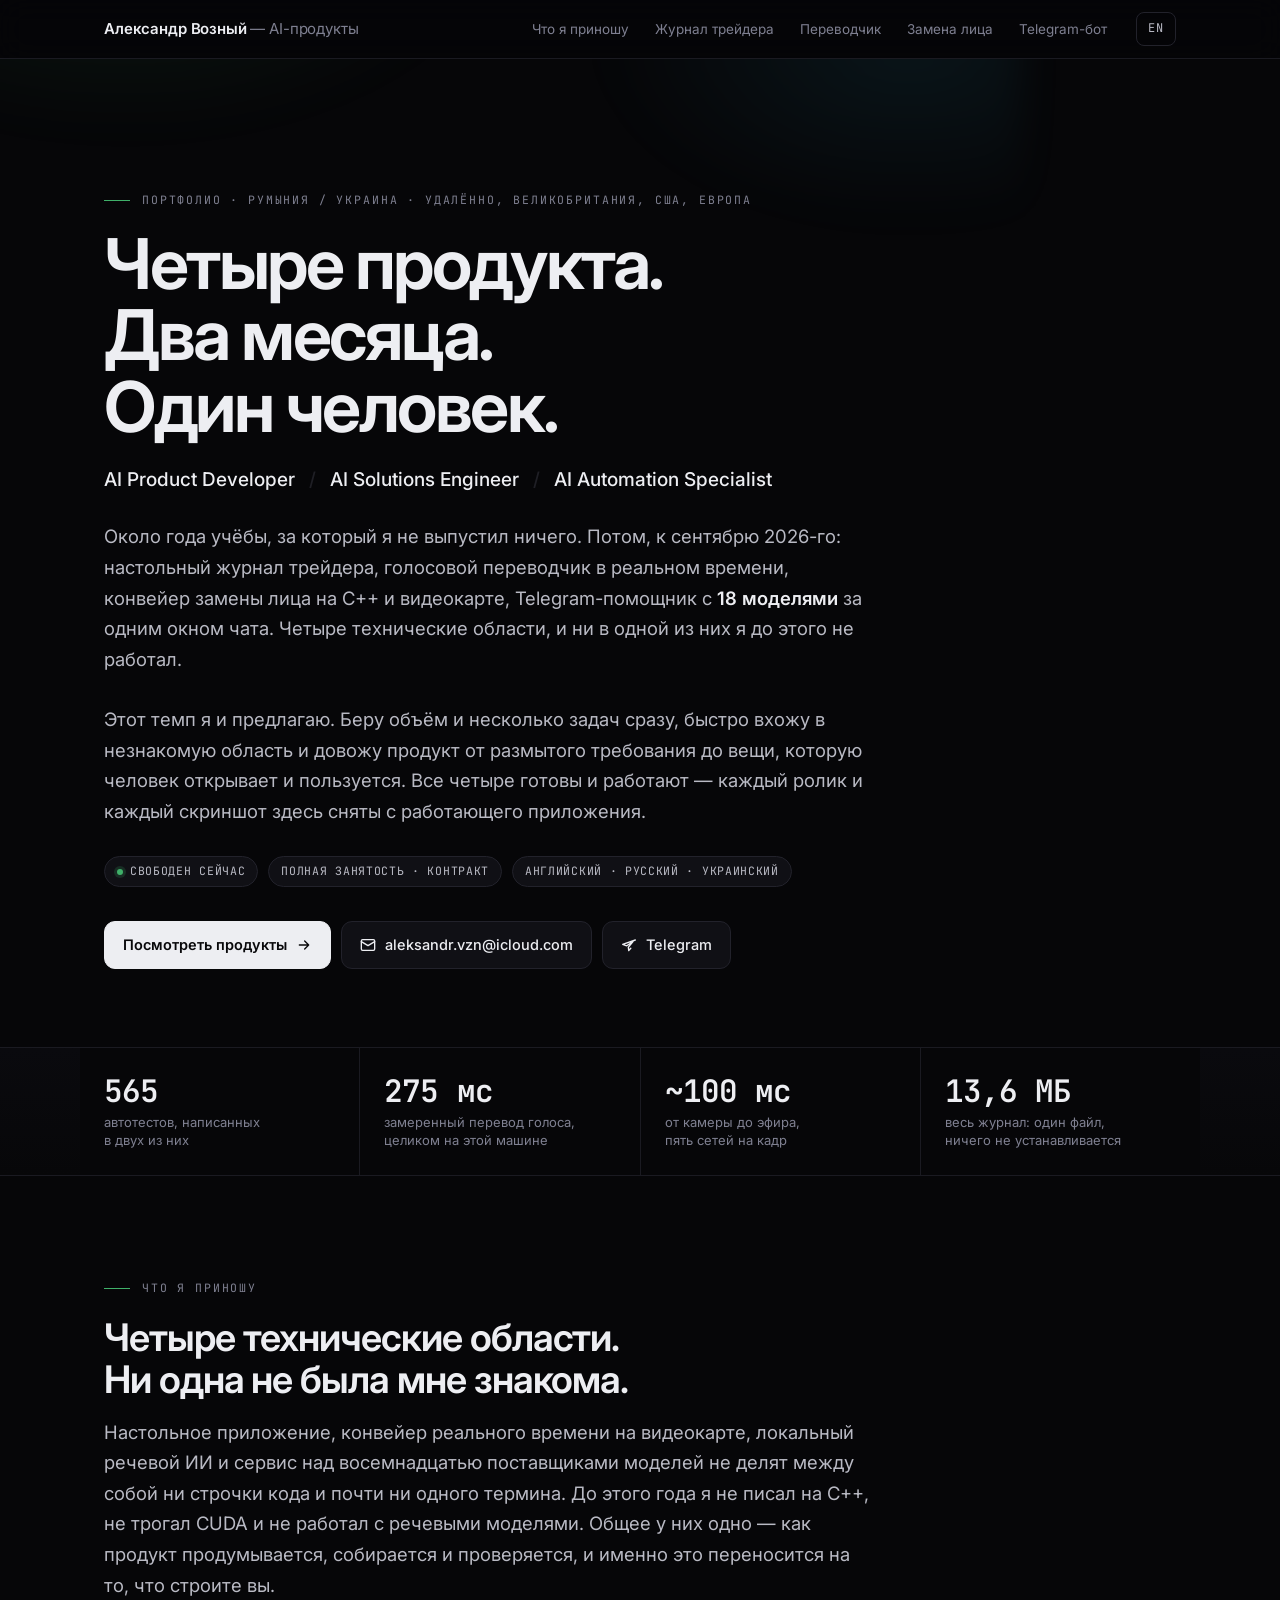
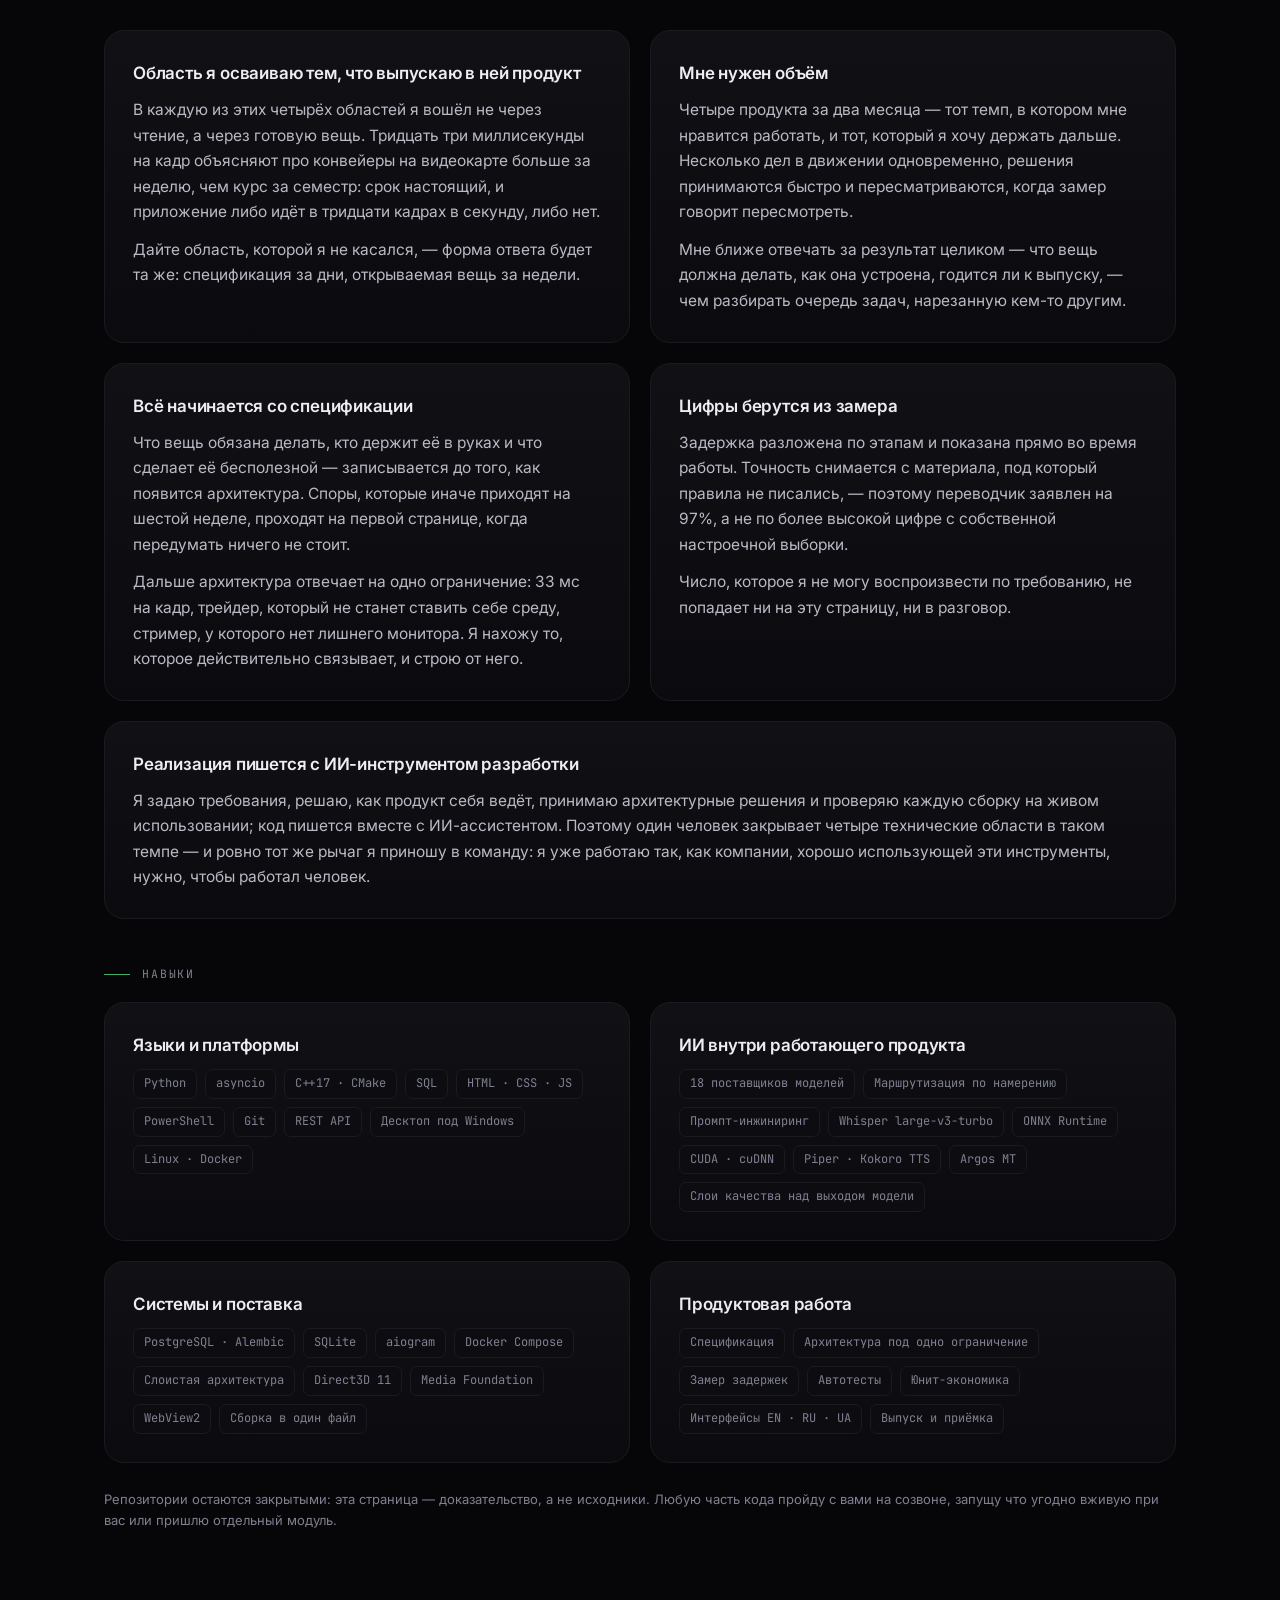
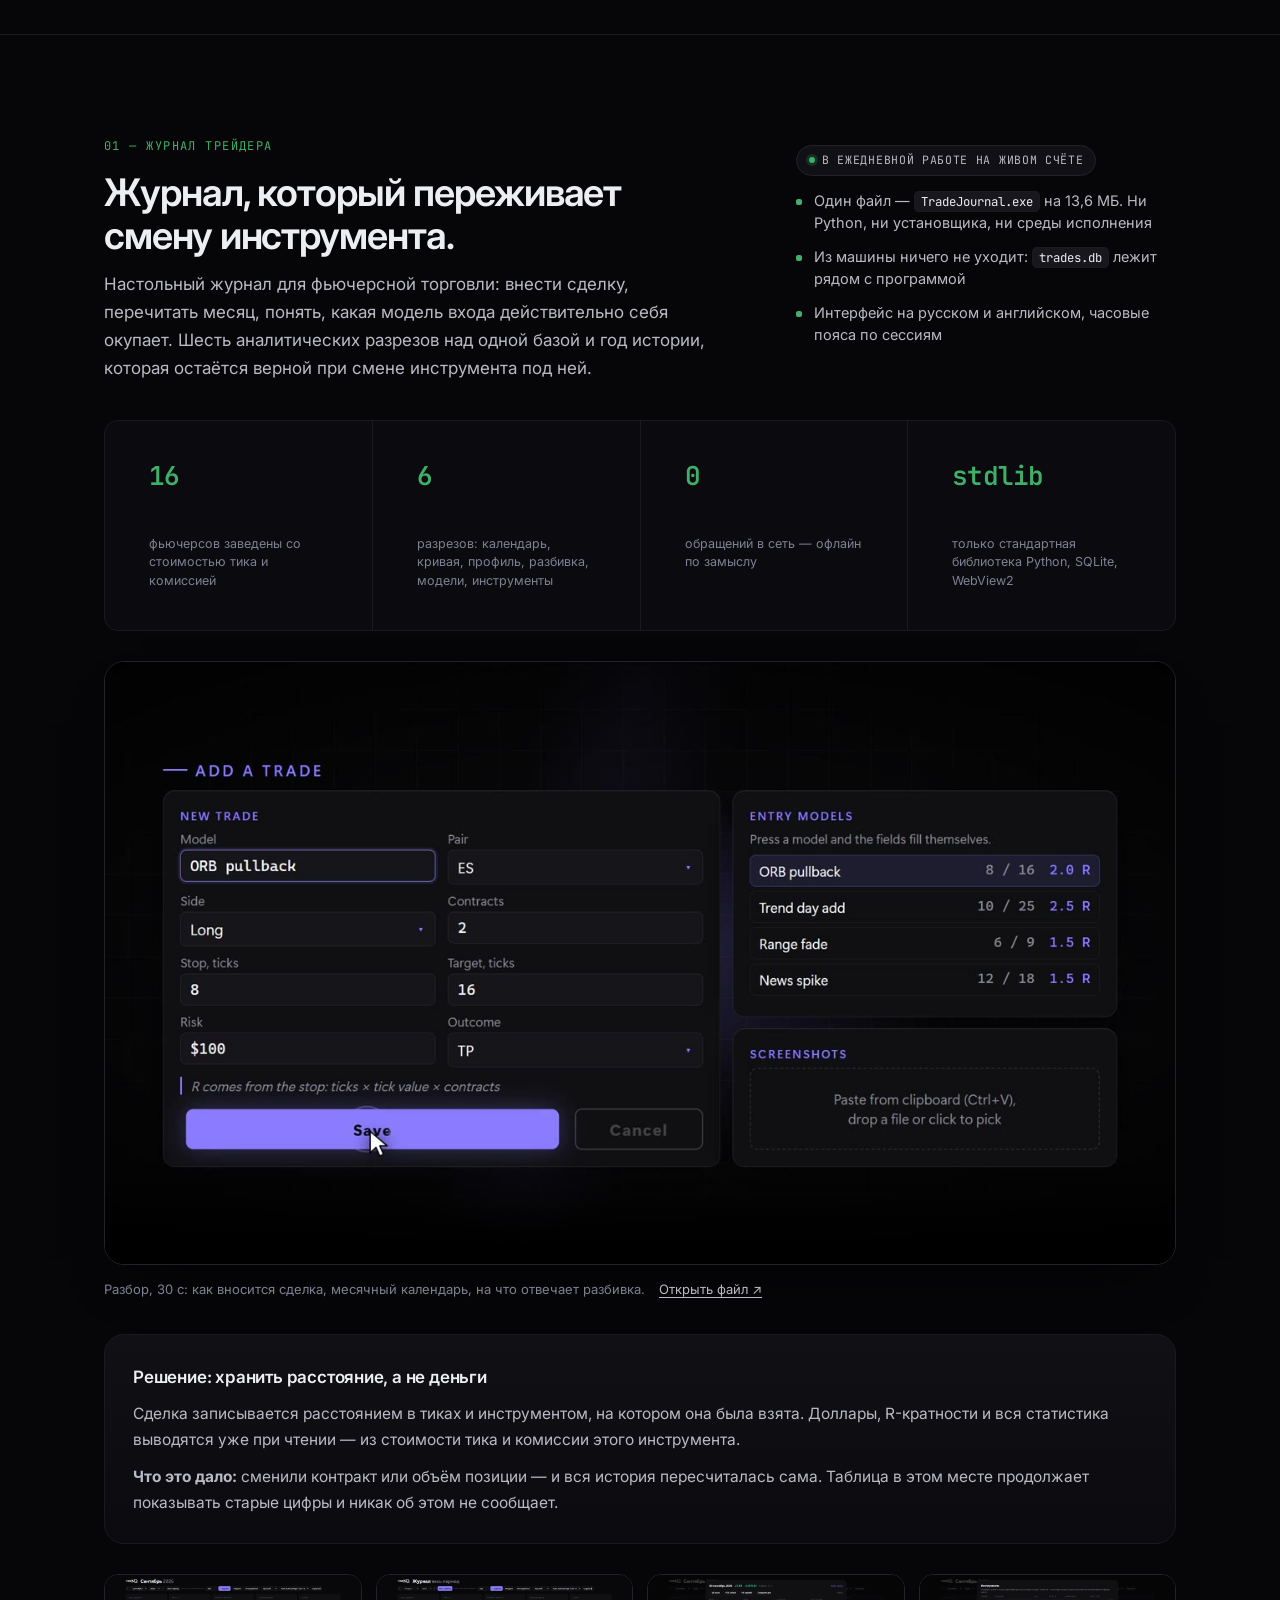
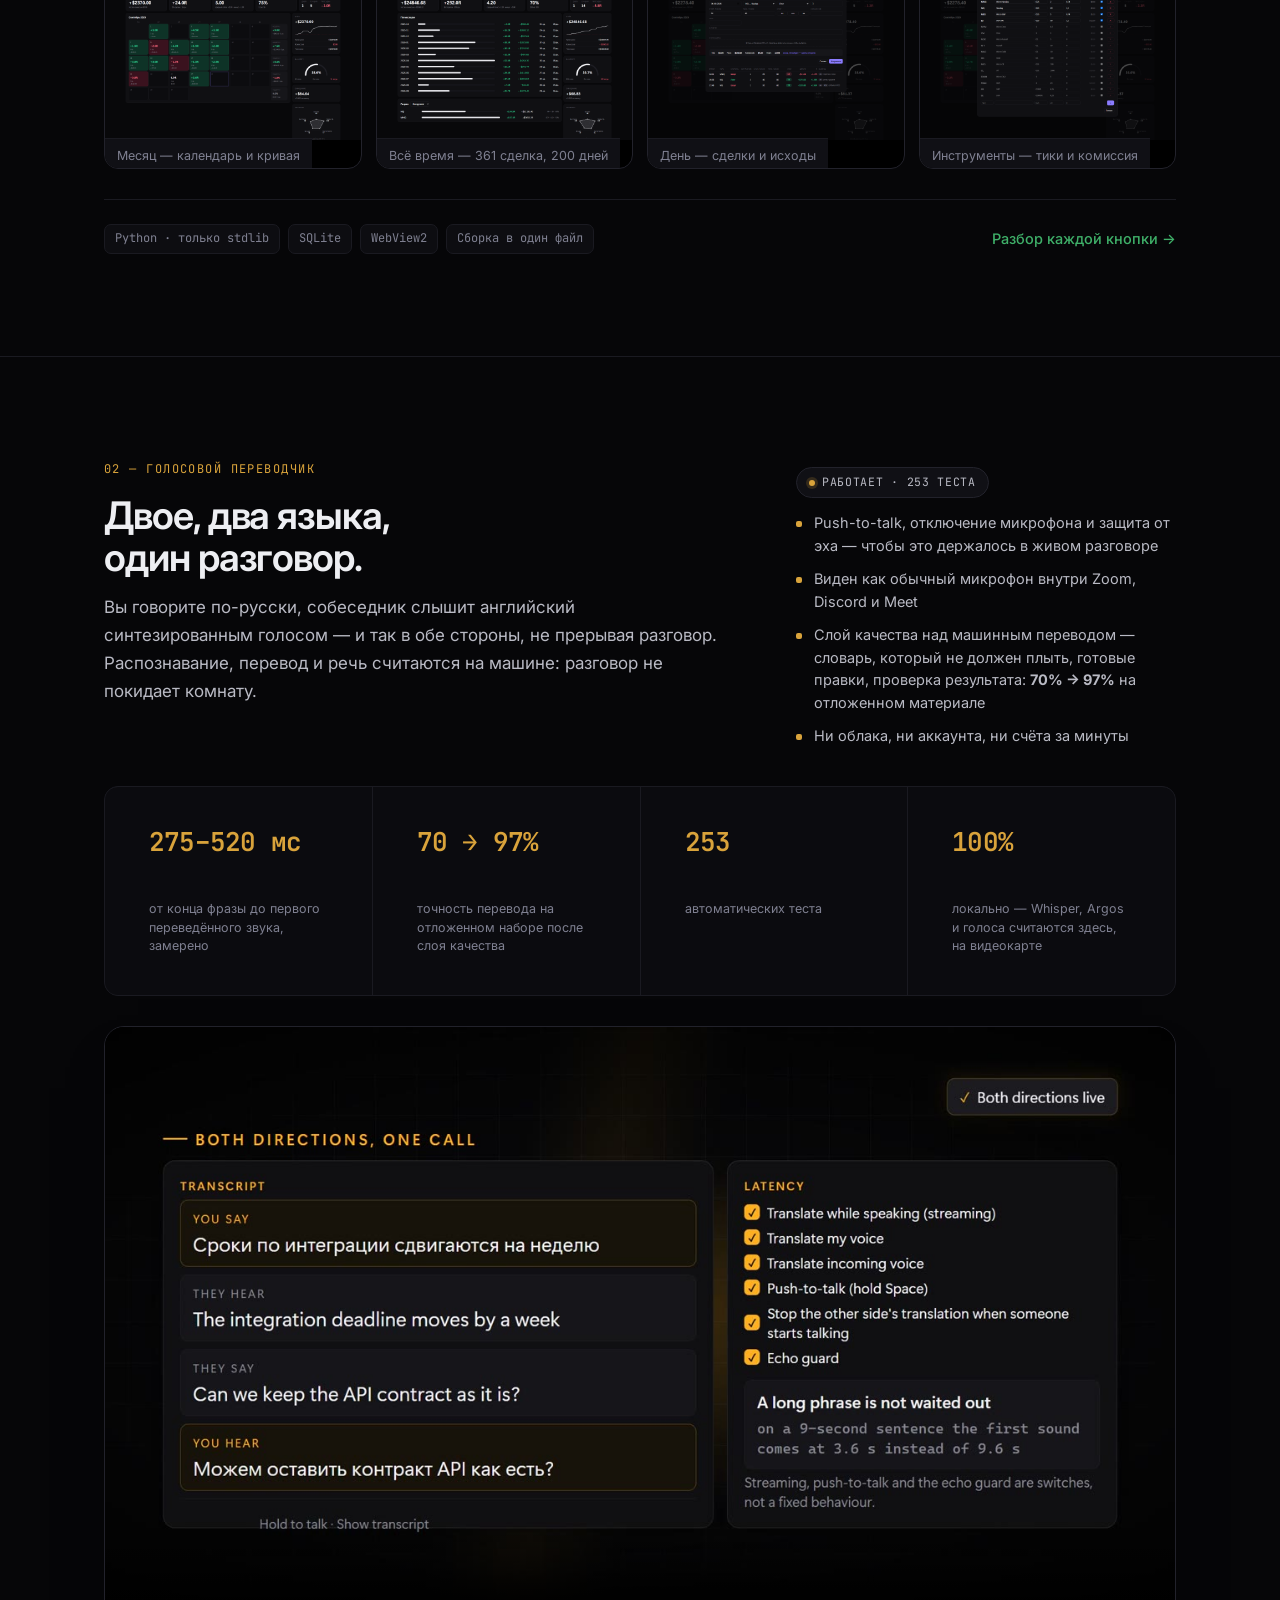
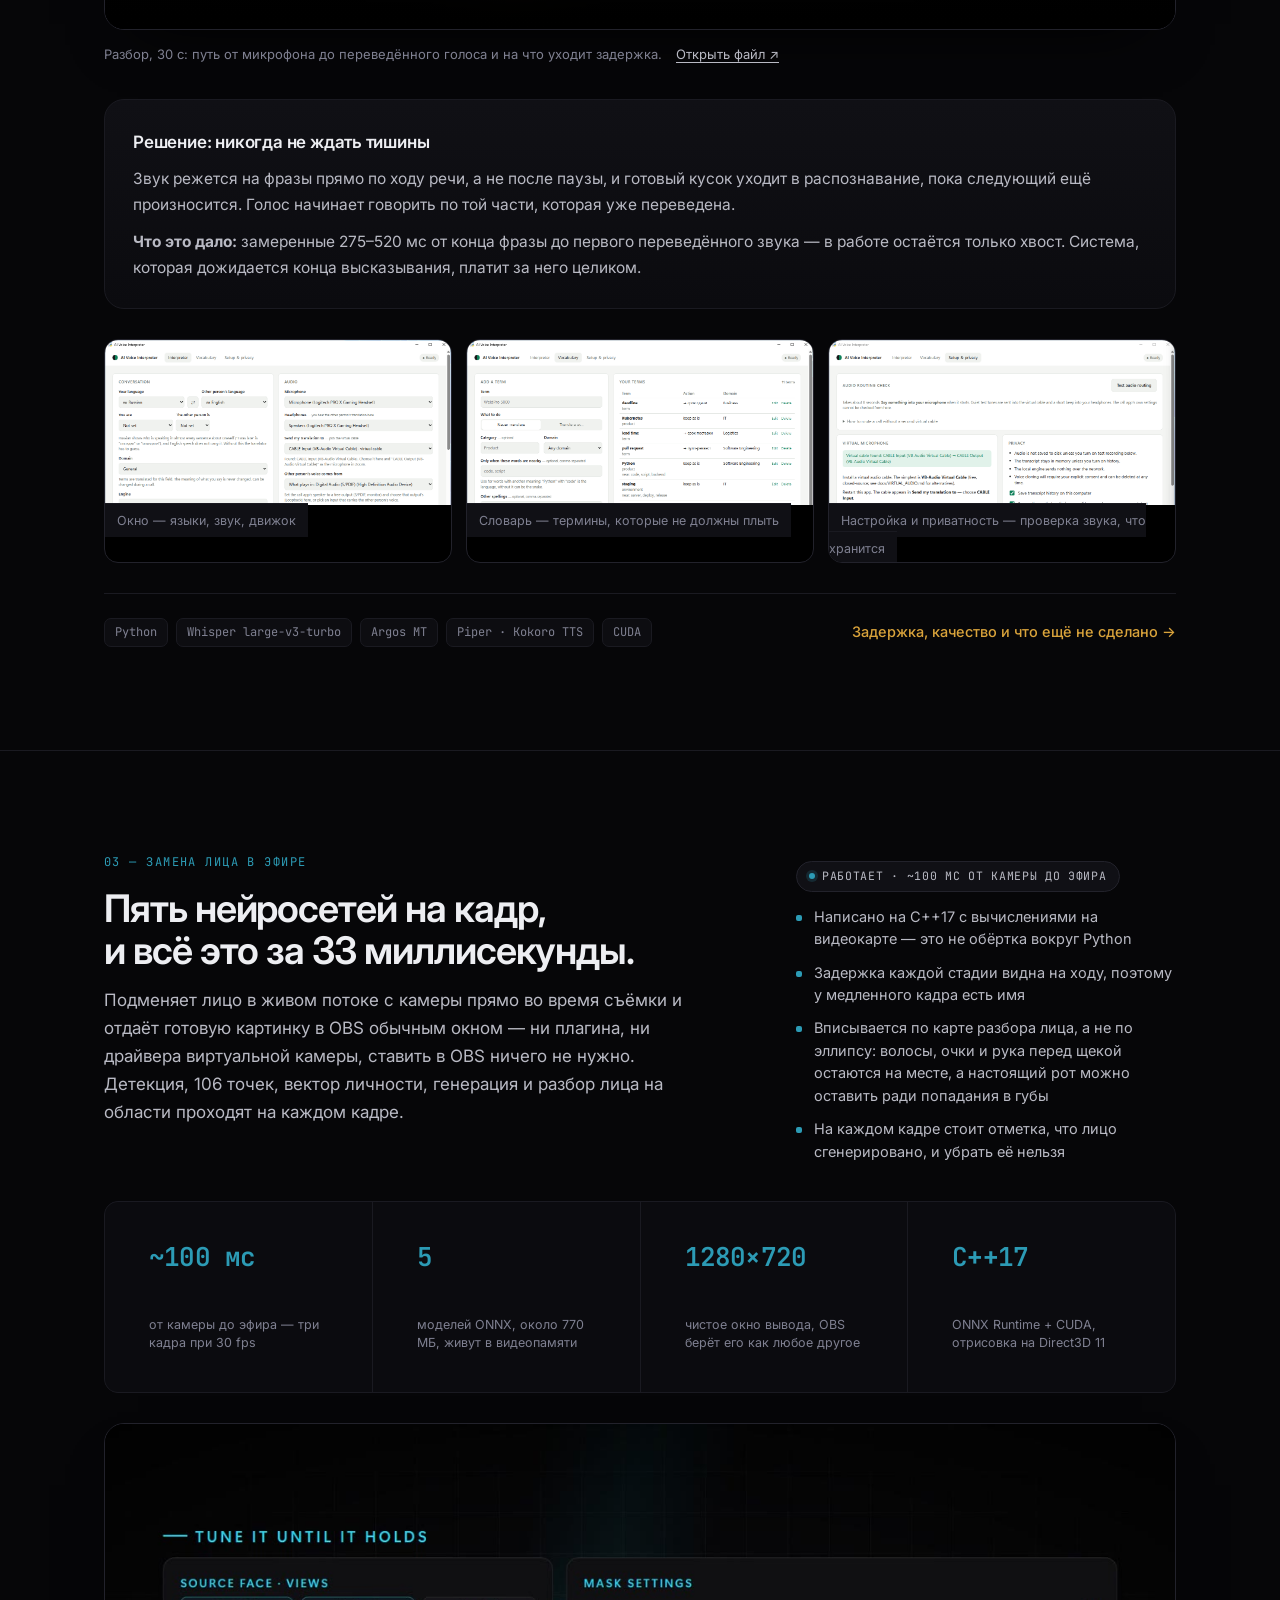
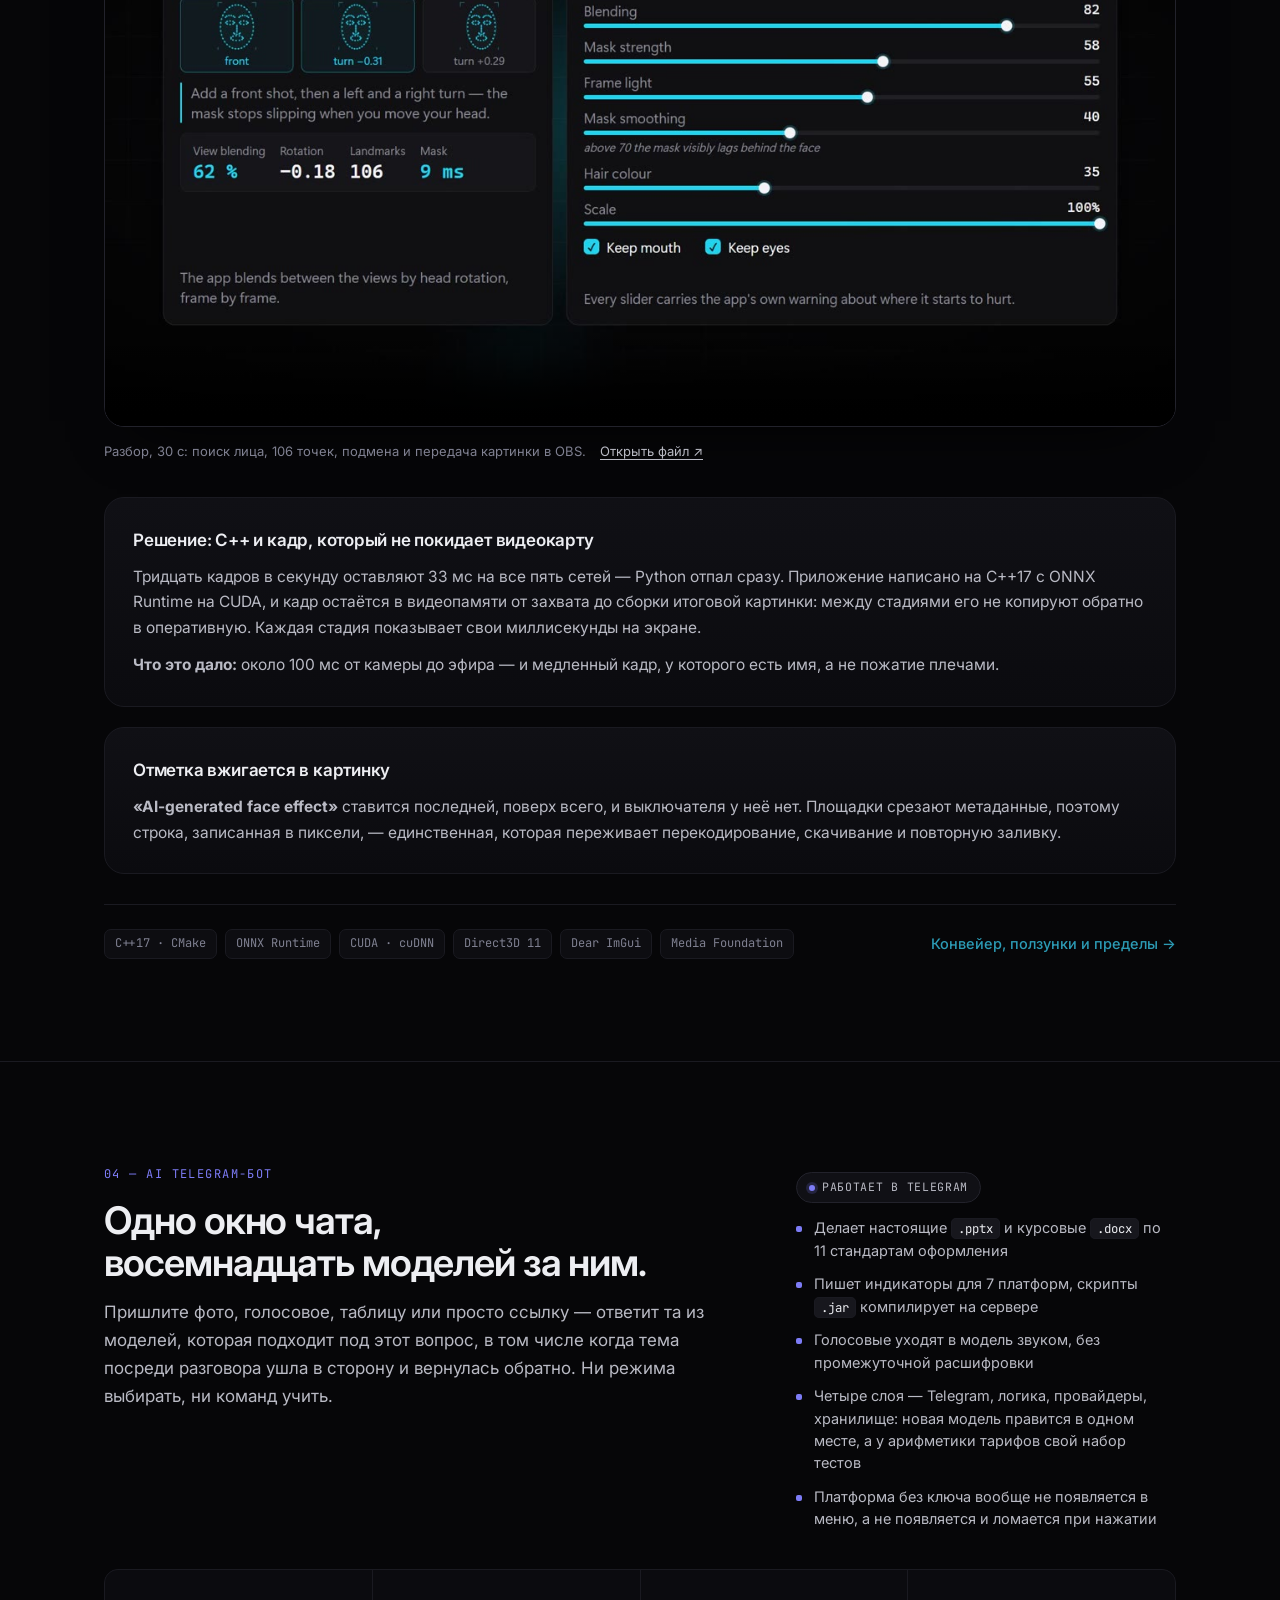
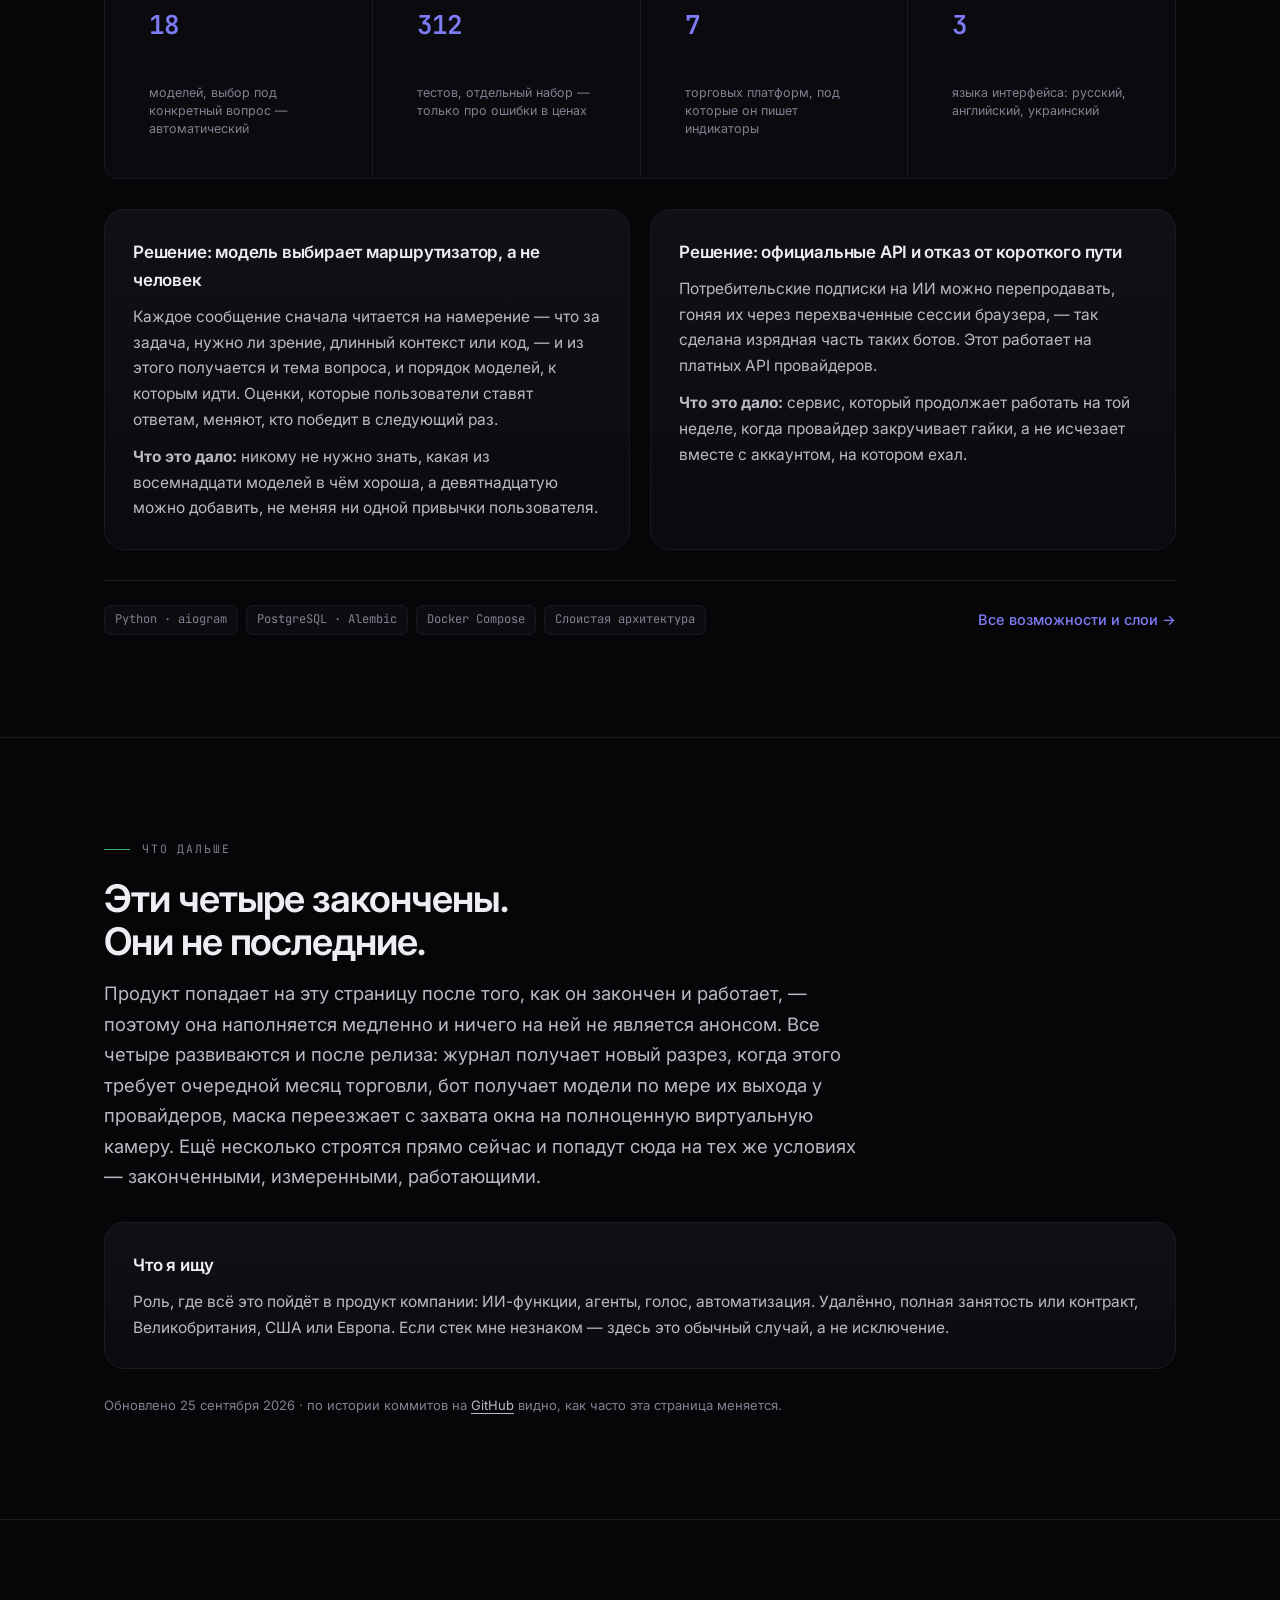
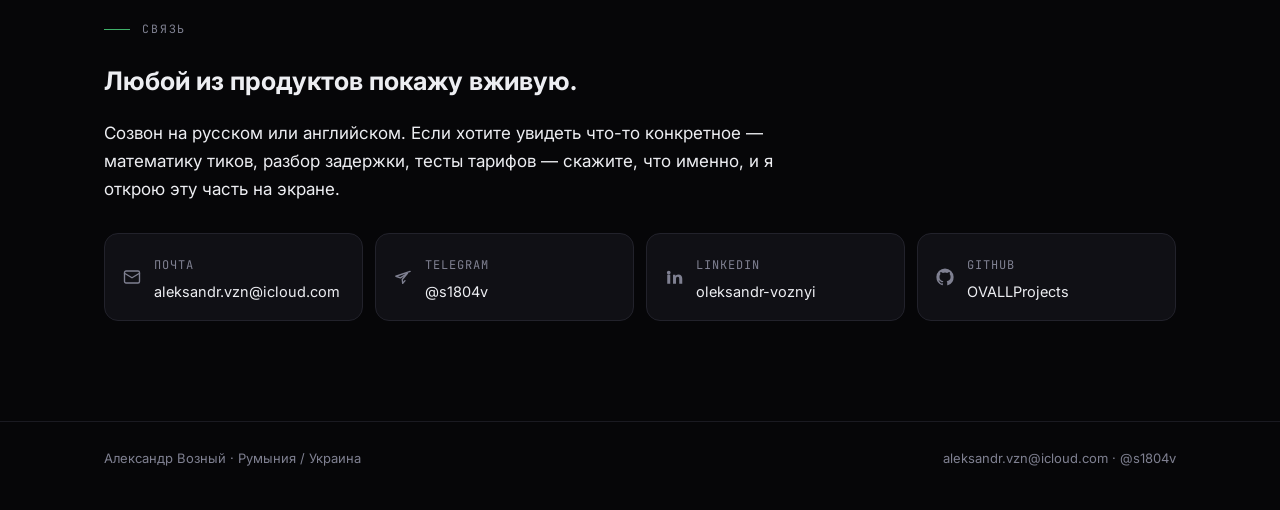
<file: ru.html>
<!DOCTYPE html>
<html lang="ru">
<head>
<meta charset="utf-8">
<meta name="viewport" content="width=device-width, initial-scale=1">
<title>Александр Возный — AI Product Developer, Solutions Engineer, Automation Specialist</title>
<meta name="description" content="Четыре готовых AI-продукта за два месяца, в четырёх областях, в которых я раньше не работал: журнал трейдера, голосовой переводчик в реальном времени, замена лица в прямом эфире и Telegram-помощник на 18 моделях.">
<meta property="og:title" content="Александр Возный — AI Product Developer">
<meta property="og:description" content="Четыре продукта, два месяца, один человек. Ролики и скриншоты сняты с живых приложений.">
<meta property="og:type" content="website">
<meta property="og:image" content="media/poster/trade-journal.jpg">
<meta name="theme-color" content="#060608">
<link rel="preconnect" href="https://fonts.googleapis.com">
<link rel="preconnect" href="https://fonts.gstatic.com" crossorigin>
<link href="https://fonts.googleapis.com/css2?family=Inter:wght@400;500;600;700&family=JetBrains+Mono:wght@400;500;600&display=swap" rel="stylesheet">
<link rel="stylesheet" href="assets/site.css">
</head>
<body>

<div class="topbar">
  <div class="wrap">
    <a class="brand" href="#top">Александр Возный <span>— AI-продукты</span></a>
    <nav class="topnav">
      <a href="#how">Что я приношу</a>
      <a href="#journal">Журнал трейдера</a>
      <a href="#interpreter">Переводчик</a>
      <a href="#face">Замена лица</a>
      <a href="#bot">Telegram-бот</a>
    </nav>
    <a class="lang" href="index.html">EN</a>
  </div>
</div>

<header class="hero" id="top">
  <div class="wrap">
    <p class="eyebrow">Портфолио · Румыния / Украина · удалённо, Великобритания, США, Европа</p>
    <h1>Четыре продукта.<br>Два месяца.<br>Один человек.</h1>
    <p class="roles">
      <b>AI Product Developer</b> <span class="sep">/</span>
      <b>AI Solutions Engineer</b> <span class="sep">/</span>
      <b>AI Automation Specialist</b>
    </p>
    <p class="lede">
      Около года учёбы, за который я не выпустил ничего. Потом, к сентябрю 2026-го: настольный
      журнал трейдера, голосовой переводчик в реальном времени, конвейер замены лица на C++ и
      видеокарте, Telegram-помощник с <strong>18 моделями</strong> за одним окном чата. Четыре
      технические области, и ни в одной из них я до этого не работал.
    </p>
    <p class="lede">
      Этот темп я и предлагаю. Беру объём и несколько задач сразу, быстро вхожу в незнакомую
      область и довожу продукт от размытого требования до вещи, которую человек открывает и
      пользуется. Все четыре готовы и работают — каждый ролик и каждый скриншот здесь сняты с
      работающего приложения.
    </p>
    <div class="meta">
      <span class="pill"><span class="dot"></span>Свободен сейчас</span>
      <span class="pill">Полная занятость · контракт</span>
      <span class="pill">Английский · русский · украинский</span>
    </div>
    <div class="cta">
      <a class="btn btn-primary" href="#journal">
        Посмотреть продукты
        <svg viewBox="0 0 24 24" fill="none" stroke="currentColor" stroke-width="2" stroke-linecap="round" stroke-linejoin="round"><path d="M5 12h14M13 6l6 6-6 6"/></svg>
      </a>
      <a class="btn" href="mailto:aleksandr.vzn@icloud.com">
        <svg viewBox="0 0 24 24" fill="none" stroke="currentColor" stroke-width="2" stroke-linecap="round" stroke-linejoin="round"><rect x="2" y="4" width="20" height="16" rx="2"/><path d="m2 7 10 6 10-6"/></svg>
        aleksandr.vzn@icloud.com
      </a>
      <a class="btn" href="https://t.me/s1804v">
        <svg viewBox="0 0 24 24" fill="none" stroke="currentColor" stroke-width="2" stroke-linecap="round" stroke-linejoin="round"><path d="M21.5 4.5 2.5 11l6 2.2L18 7l-7 8.3.6 5.2 3.1-3.6"/></svg>
        Telegram
      </a>
    </div>
  </div>
</header>

<div class="strip">
  <div class="wrap">
    <div class="cell"><div class="n">565</div><div class="k">автотестов, написанных<br>в двух из них</div></div>
    <div class="cell"><div class="n">275 мс</div><div class="k">замеренный перевод голоса,<br>целиком на этой машине</div></div>
    <div class="cell"><div class="n">~100 мс</div><div class="k">от камеры до эфира,<br>пять сетей на кадр</div></div>
    <div class="cell"><div class="n">13,6 МБ</div><div class="k">весь журнал: один файл,<br>ничего не устанавливается</div></div>
  </div>
</div>

<!-- ============ ЧТО Я ПРИНОШУ ============ -->
<section class="section" id="how">
  <div class="wrap">
    <p class="eyebrow">Что я приношу</p>
    <h2>Четыре технические области.<br>Ни одна не была мне знакома.</h2>
    <p class="lede">Настольное приложение, конвейер реального времени на видеокарте, локальный
    речевой ИИ и сервис над восемнадцатью поставщиками моделей не делят между собой ни строчки
    кода и почти ни одного термина. До этого года я не писал на C++, не трогал CUDA и не работал
    с речевыми моделями. Общее у них одно — как продукт продумывается, собирается и проверяется, и
    именно это переносится на то, что строите вы.</p>

    <div class="cols">
      <div class="card">
        <h3>Область я осваиваю тем, что выпускаю в ней продукт</h3>
        <p>В каждую из этих четырёх областей я вошёл не через чтение, а через готовую вещь.
        Тридцать три миллисекунды на кадр объясняют про конвейеры на видеокарте больше за неделю,
        чем курс за семестр: срок настоящий, и приложение либо идёт в тридцати кадрах в секунду,
        либо нет.</p>
        <p>Дайте область, которой я не касался, — форма ответа будет та же: спецификация за дни,
        открываемая вещь за недели.</p>
      </div>
      <div class="card">
        <h3>Мне нужен объём</h3>
        <p>Четыре продукта за два месяца — тот темп, в котором мне нравится работать, и тот,
        который я хочу держать дальше. Несколько дел в движении одновременно, решения принимаются
        быстро и пересматриваются, когда замер говорит пересмотреть.</p>
        <p>Мне ближе отвечать за результат целиком — что вещь должна делать, как она устроена,
        годится ли к выпуску, — чем разбирать очередь задач, нарезанную кем-то другим.</p>
      </div>
    </div>

    <div class="cols" style="margin-top:20px">
      <div class="card">
        <h3>Всё начинается со спецификации</h3>
        <p>Что вещь обязана делать, кто держит её в руках и что сделает её бесполезной —
        записывается до того, как появится архитектура. Споры, которые иначе приходят на шестой
        неделе, проходят на первой странице, когда передумать ничего не стоит.</p>
        <p>Дальше архитектура отвечает на одно ограничение: 33&nbsp;мс на кадр, трейдер, который не
        станет ставить себе среду, стример, у которого нет лишнего монитора. Я нахожу то, которое
        действительно связывает, и строю от него.</p>
      </div>
      <div class="card">
        <h3>Цифры берутся из замера</h3>
        <p>Задержка разложена по этапам и показана прямо во время работы. Точность снимается с
        материала, под который правила не писались, — поэтому переводчик заявлен на 97%, а не по
        более высокой цифре с собственной настроечной выборки.</p>
        <p>Число, которое я не могу воспроизвести по требованию, не попадает ни на эту страницу, ни
        в разговор.</p>
      </div>
    </div>

    <div class="card" style="margin-top:20px">
      <h3>Реализация пишется с ИИ-инструментом разработки</h3>
      <p>Я задаю требования, решаю, как продукт себя ведёт, принимаю архитектурные решения и
      проверяю каждую сборку на живом использовании; код пишется вместе с ИИ-ассистентом. Поэтому
      один человек закрывает четыре технические области в таком темпе — и ровно тот же рычаг я
      приношу в команду: я уже работаю так, как компании, хорошо использующей эти инструменты,
      нужно, чтобы работал человек.</p>
    </div>

    <p class="eyebrow" style="margin-top:46px">Навыки</p>

    <div class="cols">
      <div class="card">
        <h3>Языки и платформы</h3>
        <ul class="chips"><li>Python</li><li>asyncio</li><li>C++17 · CMake</li><li>SQL</li><li>HTML · CSS · JS</li><li>PowerShell</li><li>Git</li><li>REST API</li><li>Десктоп под Windows</li><li>Linux · Docker</li></ul>
      </div>
      <div class="card">
        <h3>ИИ внутри работающего продукта</h3>
        <ul class="chips"><li>18 поставщиков моделей</li><li>Маршрутизация по намерению</li><li>Промпт-инжиниринг</li><li>Whisper large-v3-turbo</li><li>ONNX Runtime</li><li>CUDA · cuDNN</li><li>Piper · Kokoro TTS</li><li>Argos MT</li><li>Слои качества над выходом модели</li></ul>
      </div>
    </div>

    <div class="cols" style="margin-top:20px">
      <div class="card">
        <h3>Системы и поставка</h3>
        <ul class="chips"><li>PostgreSQL · Alembic</li><li>SQLite</li><li>aiogram</li><li>Docker Compose</li><li>Слоистая архитектура</li><li>Direct3D 11</li><li>Media Foundation</li><li>WebView2</li><li>Сборка в один файл</li></ul>
      </div>
      <div class="card">
        <h3>Продуктовая работа</h3>
        <ul class="chips"><li>Спецификация</li><li>Архитектура под одно ограничение</li><li>Замер задержек</li><li>Автотесты</li><li>Юнит-экономика</li><li>Интерфейсы EN · RU · UA</li><li>Выпуск и приёмка</li></ul>
      </div>
    </div>

    <p class="note">Репозитории остаются закрытыми: эта страница — доказательство, а не исходники.
    Любую часть кода пройду с вами на созвоне, запущу что угодно вживую при вас или пришлю
    отдельный модуль.</p>
  </div>
</section>

<!-- ============ 01 ЖУРНАЛ ============ -->
<section class="section project" id="journal" data-accent="journal">
  <div class="wrap">
    <div class="p-head">
      <div>
        <div class="p-num">01 — ЖУРНАЛ ТРЕЙДЕРА</div>
        <h2>Журнал, который переживает<br>смену инструмента.</h2>
        <p class="p-sub">
          Настольный журнал для фьючерсной торговли: внести сделку, перечитать месяц, понять,
          какая модель входа действительно себя окупает. Шесть аналитических разрезов над одной
          базой и год истории, которая остаётся верной при смене инструмента под ней.
        </p>
      </div>
      <aside class="p-aside">
        <span class="pill"><span class="dot"></span>В ежедневной работе на живом счёте</span>
        <ul class="p-facts">
          <li>Один файл — <code>TradeJournal.exe</code> на 13,6&nbsp;МБ. Ни Python, ни установщика, ни среды исполнения</li>
          <li>Из машины ничего не уходит: <code>trades.db</code> лежит рядом с программой</li>
          <li>Интерфейс на русском и английском, часовые пояса по сессиям</li>
        </ul>
      </aside>
    </div>

    <div class="metrics">
      <div><div class="n">16</div><div class="k">фьючерсов заведены со стоимостью тика и комиссией</div></div>
      <div><div class="n">6</div><div class="k">разрезов: календарь, кривая, профиль, разбивка, модели, инструменты</div></div>
      <div><div class="n">0</div><div class="k">обращений в сеть — офлайн по замыслу</div></div>
      <div><div class="n">stdlib</div><div class="k">только стандартная библиотека Python, SQLite, WebView2</div></div>
    </div>

    <figure class="figure">
      <video controls preload="metadata" playsinline poster="media/poster/trade-journal.jpg">
        <source src="media/video/trade-journal.mp4" type="video/mp4">
      </video>
    </figure>
    <p class="cap">
      <span>Разбор, 30 с: как вносится сделка, месячный календарь, на что отвечает разбивка.</span>
      <a href="media/video/trade-journal.mp4">Открыть файл ↗</a>
    </p>

    <div class="card" style="margin-bottom:30px">
      <h3>Решение: хранить расстояние, а не деньги</h3>
      <p>Сделка записывается расстоянием в тиках и инструментом, на котором она была взята.
      Доллары, R-кратности и вся статистика выводятся уже при чтении — из стоимости тика и
      комиссии этого инструмента.</p>
      <p><strong>Что это дало:</strong> сменили контракт или объём позиции — и вся история
      пересчиталась сама. Таблица в этом месте продолжает показывать старые цифры и никак об
      этом не сообщает.</p>
    </div>

    <div class="shots">
      <a href="media/trade-journal/01-month-ru.png"><img src="media/trade-journal/01-month-ru.png" alt="Месяц: календарь, кривая счёта и статистика" loading="lazy"><span class="lbl">Месяц — календарь и кривая</span></a>
      <a href="media/trade-journal/02-all-time-ru.png"><img src="media/trade-journal/02-all-time-ru.png" alt="Вид за всё время, 361 сделка" loading="lazy"><span class="lbl">Всё время — 361 сделка, 200 дней</span></a>
      <a href="media/trade-journal/03-day-ru.png"><img src="media/trade-journal/03-day-ru.png" alt="Открытый день со сделками" loading="lazy"><span class="lbl">День — сделки и исходы</span></a>
      <a href="media/trade-journal/06-instruments-ru.png"><img src="media/trade-journal/06-instruments-ru.png" alt="Редактор инструментов" loading="lazy"><span class="lbl">Инструменты — тики и комиссия</span></a>
    </div>

    <div class="p-foot">
      <ul class="chips"><li>Python · только stdlib</li><li>SQLite</li><li>WebView2</li><li>Сборка в один файл</li></ul>
      <a class="deep" href="projects/trade-journal.ru.md">Разбор каждой кнопки →</a>
    </div>
  </div>
</section>

<!-- ============ 02 ПЕРЕВОДЧИК ============ -->
<section class="section project" id="interpreter" data-accent="interpreter">
  <div class="wrap">
    <div class="p-head">
      <div>
        <div class="p-num">02 — ГОЛОСОВОЙ ПЕРЕВОДЧИК</div>
        <h2>Двое, два языка,<br>один разговор.</h2>
        <p class="p-sub">
          Вы говорите по-русски, собеседник слышит английский синтезированным голосом — и так в
          обе стороны, не прерывая разговор. Распознавание, перевод и речь считаются на машине:
          разговор не покидает комнату.
        </p>
      </div>
      <aside class="p-aside">
        <span class="pill"><span class="dot"></span>Работает · 253 теста</span>
        <ul class="p-facts">
          <li>Push-to-talk, отключение микрофона и защита от эха — чтобы это держалось в живом разговоре</li>
          <li>Виден как обычный микрофон внутри Zoom, Discord и Meet</li>
          <li>Слой качества над машинным переводом — словарь, который не должен плыть, готовые правки, проверка результата: <strong>70% → 97%</strong> на отложенном материале</li>
          <li>Ни облака, ни аккаунта, ни счёта за минуты</li>
        </ul>
      </aside>
    </div>

    <div class="metrics">
      <div><div class="n">275–520 мс</div><div class="k">от конца фразы до первого переведённого звука, замерено</div></div>
      <div><div class="n">70 → 97%</div><div class="k">точность перевода на отложенном наборе после слоя качества</div></div>
      <div><div class="n">253</div><div class="k">автоматических теста</div></div>
      <div><div class="n">100%</div><div class="k">локально — Whisper, Argos и голоса считаются здесь, на видеокарте</div></div>
    </div>

    <figure class="figure">
      <video controls preload="metadata" playsinline poster="media/poster/voice-interpreter.jpg">
        <source src="media/video/voice-interpreter.mp4" type="video/mp4">
      </video>
    </figure>
    <p class="cap">
      <span>Разбор, 30 с: путь от микрофона до переведённого голоса и на что уходит задержка.</span>
      <a href="media/video/voice-interpreter.mp4">Открыть файл ↗</a>
    </p>

    <div class="card" style="margin-bottom:30px">
      <h3>Решение: никогда не ждать тишины</h3>
      <p>Звук режется на фразы прямо по ходу речи, а не после паузы, и готовый кусок уходит в
      распознавание, пока следующий ещё произносится. Голос начинает говорить по той части,
      которая уже переведена.</p>
      <p><strong>Что это дало:</strong> замеренные 275–520&nbsp;мс от конца фразы до первого
      переведённого звука — в работе остаётся только хвост. Система, которая дожидается конца
      высказывания, платит за него целиком.</p>
    </div>

    <div class="shots">
      <a href="media/ai-voice-interpreter/01-window.png"><img src="media/ai-voice-interpreter/01-window.png" alt="Окно переводчика: языки, устройства звука, движок" loading="lazy"><span class="lbl">Окно — языки, звук, движок</span></a>
      <a href="media/ai-voice-interpreter/02-vocabulary.png"><img src="media/ai-voice-interpreter/02-vocabulary.png" alt="Вкладка словаря: термины, которые не переводятся, и термины с заданным переводом" loading="lazy"><span class="lbl">Словарь — термины, которые не должны плыть</span></a>
      <a href="media/ai-voice-interpreter/03-privacy.png"><img src="media/ai-voice-interpreter/03-privacy.png" alt="Вкладка настройки и приватности: проверка маршрутизации звука и переключатели хранения" loading="lazy"><span class="lbl">Настройка и приватность — проверка звука, что хранится</span></a>
    </div>

    <div class="p-foot">
      <ul class="chips"><li>Python</li><li>Whisper large-v3-turbo</li><li>Argos MT</li><li>Piper · Kokoro TTS</li><li>CUDA</li></ul>
      <a class="deep" href="projects/ai-voice-interpreter.ru.md">Задержка, качество и что ещё не сделано →</a>
    </div>
  </div>
</section>

<!-- ============ 03 ЗАМЕНА ЛИЦА ============ -->
<section class="section project" id="face" data-accent="face">
  <div class="wrap">
    <div class="p-head">
      <div>
        <div class="p-num">03 — ЗАМЕНА ЛИЦА В ЭФИРЕ</div>
        <h2>Пять нейросетей на кадр,<br>и всё это за 33 миллисекунды.</h2>
        <p class="p-sub">
          Подменяет лицо в живом потоке с камеры прямо во время съёмки и отдаёт готовую картинку
          в OBS обычным окном — ни плагина, ни драйвера виртуальной камеры, ставить в OBS ничего
          не нужно. Детекция, 106 точек, вектор личности, генерация и разбор лица на области
          проходят на каждом кадре.
        </p>
      </div>
      <aside class="p-aside">
        <span class="pill"><span class="dot"></span>Работает · ~100 мс от камеры до эфира</span>
        <ul class="p-facts">
          <li>Написано на C++17 с вычислениями на видеокарте — это не обёртка вокруг Python</li>
          <li>Задержка каждой стадии видна на ходу, поэтому у медленного кадра есть имя</li>
          <li>Вписывается по карте разбора лица, а не по эллипсу: волосы, очки и рука перед щекой остаются на месте, а настоящий рот можно оставить ради попадания в губы</li>
          <li>На каждом кадре стоит отметка, что лицо сгенерировано, и убрать её нельзя</li>
        </ul>
      </aside>
    </div>

    <div class="metrics">
      <div><div class="n">~100 мс</div><div class="k">от камеры до эфира — три кадра при 30 fps</div></div>
      <div><div class="n">5</div><div class="k">моделей ONNX, около 770 МБ, живут в видеопамяти</div></div>
      <div><div class="n">1280×720</div><div class="k">чистое окно вывода, OBS берёт его как любое другое</div></div>
      <div><div class="n">C++17</div><div class="k">ONNX Runtime + CUDA, отрисовка на Direct3D 11</div></div>
    </div>

    <figure class="figure">
      <video controls preload="metadata" playsinline poster="media/poster/live-face-mask.jpg">
        <source src="media/video/live-face-mask.mp4" type="video/mp4">
      </video>
    </figure>
    <p class="cap">
      <span>Разбор, 30 с: поиск лица, 106 точек, подмена и передача картинки в OBS.</span>
      <a href="media/video/live-face-mask.mp4">Открыть файл ↗</a>
    </p>

    <div class="card" style="margin-bottom:20px">
      <h3>Решение: C++ и кадр, который не покидает видеокарту</h3>
      <p>Тридцать кадров в секунду оставляют 33&nbsp;мс на все пять сетей — Python отпал сразу.
      Приложение написано на C++17 с ONNX Runtime на CUDA, и кадр остаётся в видеопамяти от
      захвата до сборки итоговой картинки: между стадиями его не копируют обратно в оперативную.
      Каждая стадия показывает свои миллисекунды на экране.</p>
      <p><strong>Что это дало:</strong> около 100&nbsp;мс от камеры до эфира — и медленный кадр, у
      которого есть имя, а не пожатие плечами.</p>
    </div>

    <div class="card" style="margin-bottom:30px">
      <h3>Отметка вжигается в картинку</h3>
      <p>
        <strong>«AI-generated face effect»</strong> ставится последней, поверх всего, и
        выключателя у неё нет. Площадки срезают метаданные, поэтому строка, записанная в пиксели, —
        единственная, которая переживает перекодирование, скачивание и повторную заливку.
      </p>
    </div>

    <div class="p-foot">
      <ul class="chips"><li>C++17 · CMake</li><li>ONNX Runtime</li><li>CUDA · cuDNN</li><li>Direct3D 11</li><li>Dear ImGui</li><li>Media Foundation</li></ul>
      <a class="deep" href="projects/live-face-mask.ru.md">Конвейер, ползунки и пределы →</a>
    </div>
  </div>
</section>

<!-- ============ 04 БОТ ============ -->
<section class="section project" id="bot" data-accent="bot">
  <div class="wrap">
    <div class="p-head">
      <div>
        <div class="p-num">04 — AI TELEGRAM-БОТ</div>
        <h2>Одно окно чата,<br>восемнадцать моделей за ним.</h2>
        <p class="p-sub">
          Пришлите фото, голосовое, таблицу или просто ссылку — ответит та из моделей, которая
          подходит под этот вопрос, в том числе когда тема посреди разговора ушла в сторону и
          вернулась обратно. Ни режима выбирать, ни команд учить.
        </p>
      </div>
      <aside class="p-aside">
        <span class="pill"><span class="dot"></span>Работает в Telegram</span>
        <ul class="p-facts">
          <li>Делает настоящие <code>.pptx</code> и курсовые <code>.docx</code> по 11 стандартам оформления</li>
          <li>Пишет индикаторы для 7 платформ, скрипты <code>.jar</code> компилирует на сервере</li>
          <li>Голосовые уходят в модель звуком, без промежуточной расшифровки</li>
          <li>Четыре слоя — Telegram, логика, провайдеры, хранилище: новая модель правится в одном месте, а у арифметики тарифов свой набор тестов</li>
          <li>Платформа без ключа вообще не появляется в меню, а не появляется и ломается при нажатии</li>
        </ul>
      </aside>
    </div>

    <div class="metrics">
      <div><div class="n">18</div><div class="k">моделей, выбор под конкретный вопрос — автоматический</div></div>
      <div><div class="n">312</div><div class="k">тестов, отдельный набор — только про ошибки в ценах</div></div>
      <div><div class="n">7</div><div class="k">торговых платформ, под которые он пишет индикаторы</div></div>
      <div><div class="n">3</div><div class="k">языка интерфейса: русский, английский, украинский</div></div>
    </div>

    <div class="cols" style="margin-bottom:20px">
      <div class="card">
        <h3>Решение: модель выбирает маршрутизатор, а не человек</h3>
        <p>Каждое сообщение сначала читается на намерение — что за задача, нужно ли зрение,
        длинный контекст или код, — и из этого получается и тема вопроса, и порядок моделей, к
        которым идти. Оценки, которые пользователи ставят ответам, меняют, кто победит в
        следующий раз.</p>
        <p><strong>Что это дало:</strong> никому не нужно знать, какая из восемнадцати моделей в
        чём хороша, а девятнадцатую можно добавить, не меняя ни одной привычки пользователя.</p>
      </div>
      <div class="card">
        <h3>Решение: официальные API и отказ от короткого пути</h3>
        <p>Потребительские подписки на ИИ можно перепродавать, гоняя их через перехваченные
        сессии браузера, — так сделана изрядная часть таких ботов. Этот работает на платных API
        провайдеров.</p>
        <p><strong>Что это дало:</strong> сервис, который продолжает работать на той неделе, когда
        провайдер закручивает гайки, а не исчезает вместе с аккаунтом, на котором ехал.</p>
      </div>
    </div>

    <div class="p-foot" style="margin-top:30px">
      <ul class="chips"><li>Python · aiogram</li><li>PostgreSQL · Alembic</li><li>Docker Compose</li><li>Слоистая архитектура</li></ul>
      <a class="deep" href="projects/ai-telegram-bot.ru.md">Все возможности и слои →</a>
    </div>
  </div>
</section>

<!-- ============ ЧТО ДАЛЬШЕ ============ -->
<section class="section" id="next">
  <div class="wrap">
    <p class="eyebrow">Что дальше</p>
    <h2>Эти четыре закончены.<br>Они не последние.</h2>
    <p class="lede">Продукт попадает на эту страницу после того, как он закончен и работает, —
    поэтому она наполняется медленно и ничего на ней не является анонсом. Все четыре развиваются
    и после релиза: журнал получает новый разрез, когда этого требует очередной месяц торговли,
    бот получает модели по мере их выхода у провайдеров, маска переезжает с захвата окна на
    полноценную виртуальную камеру. Ещё несколько строятся прямо сейчас и попадут сюда на тех же
    условиях — законченными, измеренными, работающими.</p>
    <div class="card">
      <h3>Что я ищу</h3>
      <p>Роль, где всё это пойдёт в продукт компании: ИИ-функции, агенты, голос, автоматизация.
      Удалённо, полная занятость или контракт, Великобритания, США или Европа. Если стек мне
      незнаком — здесь это обычный случай, а не исключение.</p>
    </div>
    <p class="note">Обновлено 25 сентября 2026 · по истории коммитов на
    <a href="https://github.com/OVALLProjects/portfolio">GitHub</a> видно, как часто эта страница
    меняется.</p>
  </div>
</section>

<!-- ============ СВЯЗЬ ============ -->
<section class="contact" id="contact">
  <div class="wrap">
    <p class="eyebrow">Связь</p>
    <h2>Любой из продуктов покажу вживую.</h2>
    <p class="prose">Созвон на русском или английском. Если хотите увидеть что-то конкретное —
    математику тиков, разбор задержки, тесты тарифов — скажите, что именно, и я открою эту часть
    на экране.</p>
    <div class="links">
      <a href="mailto:aleksandr.vzn@icloud.com">
        <svg class="ic" viewBox="0 0 24 24" fill="none" stroke="currentColor" stroke-width="1.8" stroke-linecap="round" stroke-linejoin="round"><rect x="2" y="4" width="20" height="16" rx="2"/><path d="m2 7 10 6 10-6"/></svg>
        <span><span class="t">Почта</span><br><span class="v">aleksandr.vzn@icloud.com</span></span>
      </a>
      <a href="https://t.me/s1804v">
        <svg class="ic" viewBox="0 0 24 24" fill="none" stroke="currentColor" stroke-width="1.8" stroke-linecap="round" stroke-linejoin="round"><path d="M21.5 4.5 2.5 11l6 2.2L18 7l-7 8.3.6 5.2 3.1-3.6"/></svg>
        <span><span class="t">Telegram</span><br><span class="v">@s1804v</span></span>
      </a>
      <a href="https://www.linkedin.com/in/oleksandr-voznyi-763a41439/">
        <svg class="ic" viewBox="0 0 24 24" fill="currentColor"><path d="M4.98 3.5a2.5 2.5 0 1 1 0 5 2.5 2.5 0 0 1 0-5ZM3 9h4v12H3V9Zm7 0h3.8v1.7h.05c.53-.95 1.83-1.95 3.77-1.95C21.6 8.75 23 11 23 14.24V21h-4v-6c0-1.43-.03-3.27-2-3.27-2 0-2.3 1.56-2.3 3.17V21h-4V9Z"/></svg>
        <span><span class="t">LinkedIn</span><br><span class="v">oleksandr-voznyi</span></span>
      </a>
      <a href="https://github.com/OVALLProjects">
        <svg class="ic" viewBox="0 0 24 24" fill="currentColor"><path d="M12 .5A11.5 11.5 0 0 0 .5 12a11.5 11.5 0 0 0 7.86 10.92c.58.1.79-.25.79-.56v-2c-3.2.7-3.88-1.37-3.88-1.37-.53-1.34-1.29-1.7-1.29-1.7-1.05-.72.08-.7.08-.7 1.16.08 1.77 1.2 1.77 1.2 1.03 1.77 2.7 1.26 3.36.96.1-.75.4-1.26.73-1.55-2.55-.29-5.24-1.28-5.24-5.7 0-1.26.45-2.29 1.19-3.1-.12-.29-.52-1.46.11-3.05 0 0 .97-.31 3.18 1.18a11 11 0 0 1 5.8 0c2.2-1.5 3.17-1.18 3.17-1.18.63 1.59.23 2.76.12 3.05.74.81 1.18 1.84 1.18 3.1 0 4.43-2.69 5.4-5.25 5.69.41.36.78 1.06.78 2.15v3.18c0 .31.2.67.8.56A11.5 11.5 0 0 0 23.5 12 11.5 11.5 0 0 0 12 .5Z"/></svg>
        <span><span class="t">GitHub</span><br><span class="v">OVALLProjects</span></span>
      </a>
    </div>
  </div>
</section>

<footer>
  <div class="wrap">
    <span>Александр Возный · Румыния / Украина</span>
    <span>aleksandr.vzn@icloud.com · @s1804v</span>
  </div>
</footer>

</body>
</html>
</file>
<file: assets/site.css>
/* Oleksandr Voznyi — portfolio
   Palette sampled from the product films themselves:
   near-black stage, one accent per product. */

:root {
  --bg:        #060608;
  --bg-soft:   #0b0b0f;
  --panel:     #101015;
  --panel-2:   #16161c;
  --line:      #22222b;
  --line-soft: #1a1a21;

  --ink:       #edeef2;
  --ink-2:     #b9bac4;
  --ink-3:     #7f8091;
  --ink-4:     #55566650;

  --journal:     #3fb069;
  --interpreter: #d9a33b;
  --face:        #2c9bb5;
  --bot:         #7d7cf6;

  --accent: var(--journal);

  --sans: "Inter", -apple-system, BlinkMacSystemFont, "Segoe UI", system-ui, sans-serif;
  --mono: "JetBrains Mono", ui-monospace, "SF Mono", Menlo, Consolas, monospace;

  --wrap: 1120px;
  --r: 14px;
  --r-lg: 20px;
}

*, *::before, *::after { box-sizing: border-box; }

html { scroll-behavior: smooth; }
@media (prefers-reduced-motion: reduce) {
  html { scroll-behavior: auto; }
  *, *::before, *::after { animation-duration: .01ms !important; transition-duration: .01ms !important; }
}

body {
  margin: 0;
  background: var(--bg);
  color: var(--ink);
  font-family: var(--sans);
  font-size: 17px;
  line-height: 1.65;
  -webkit-font-smoothing: antialiased;
  text-rendering: optimizeLegibility;
}

img, video { max-width: 100%; display: block; }
a { color: inherit; }

.wrap { width: 100%; max-width: var(--wrap); margin-inline: auto; padding-inline: 24px; }

/* ---------- shared atoms ---------- */

.eyebrow {
  font-family: var(--mono);
  font-size: 11.5px;
  letter-spacing: .16em;
  text-transform: uppercase;
  color: var(--ink-3);
  display: flex;
  align-items: center;
  gap: 12px;
  margin: 0 0 18px;
}
.eyebrow::before {
  content: "";
  width: 26px;
  height: 1px;
  background: var(--accent);
  flex: none;
}

.pill {
  display: inline-flex;
  align-items: center;
  gap: 7px;
  font-family: var(--mono);
  font-size: 11.5px;
  letter-spacing: .06em;
  text-transform: uppercase;
  color: var(--ink-2);
  border: 1px solid var(--line);
  background: var(--panel);
  border-radius: 999px;
  padding: 5px 12px;
  white-space: nowrap;
}
.pill .dot {
  width: 6px; height: 6px; border-radius: 50%;
  background: var(--accent);
  box-shadow: 0 0 0 3px color-mix(in srgb, var(--accent) 18%, transparent);
  flex: none;
}

code {
  font-family: var(--mono);
  font-size: .85em;
  color: var(--ink);
  background: #17171d;
  border: 1px solid var(--line-soft);
  border-radius: 5px;
  padding: 1px 6px;
  white-space: nowrap;
}

.chips { display: flex; flex-wrap: wrap; gap: 8px; margin: 0; padding: 0; list-style: none; }
.chips li {
  font-family: var(--mono);
  font-size: 12px;
  color: var(--ink-3);
  border: 1px solid var(--line-soft);
  border-radius: 7px;
  padding: 4px 10px;
  background: #0d0d11;
}

/* ---------- top bar ---------- */

.topbar {
  position: sticky;
  top: 0;
  z-index: 50;
  background: color-mix(in srgb, var(--bg) 82%, transparent);
  backdrop-filter: blur(14px) saturate(140%);
  border-bottom: 1px solid var(--line-soft);
}
.topbar .wrap {
  display: flex;
  align-items: center;
  gap: 18px;
  height: 58px;
}
.brand {
  font-weight: 600;
  font-size: 15px;
  letter-spacing: -.01em;
  text-decoration: none;
  white-space: nowrap;
}
.brand span { color: var(--ink-3); font-weight: 400; }

.topnav { display: flex; gap: 4px; margin-left: auto; }
.topnav a {
  font-size: 13.5px;
  color: var(--ink-3);
  text-decoration: none;
  padding: 7px 11px;
  border-radius: 8px;
  transition: color .16s, background .16s;
  white-space: nowrap;
}
.topnav a:hover { color: var(--ink); background: var(--panel); }

.lang {
  font-family: var(--mono);
  font-size: 12px;
  letter-spacing: .08em;
  text-decoration: none;
  color: var(--ink-2);
  border: 1px solid var(--line);
  border-radius: 8px;
  padding: 6px 11px;
  transition: border-color .16s, color .16s;
  white-space: nowrap;
}
.lang:hover { color: var(--ink); border-color: #34343f; }

/* ---------- hero ---------- */

.hero {
  position: relative;
  padding: clamp(64px, 11vw, 132px) 0 clamp(48px, 7vw, 78px);
  overflow: hidden;
}
.hero::before {
  content: "";
  position: absolute;
  inset: -40% 20% auto -10%;
  height: 620px;
  background:
    radial-gradient(48% 52% at 22% 40%, #3fb06922, transparent 70%),
    radial-gradient(42% 46% at 68% 30%, #7d7cf61f, transparent 70%),
    radial-gradient(38% 40% at 90% 62%, #2c9bb51a, transparent 72%);
  filter: blur(18px);
  pointer-events: none;
}
.hero > * { position: relative; }

.hero h1 {
  font-size: clamp(38px, 6.4vw, 70px);
  line-height: 1.02;
  letter-spacing: -.035em;
  font-weight: 650;
  margin: 0 0 22px;
}

.roles {
  display: flex;
  flex-wrap: wrap;
  align-items: center;
  gap: 10px 14px;
  margin: 0 0 26px;
  font-size: clamp(15px, 2vw, 19px);
  font-weight: 500;
  color: var(--ink);
}
.roles .sep { color: var(--ink-4); }
.roles b { font-weight: 500; }

.lede {
  max-width: 64ch;
  font-size: clamp(16.5px, 1.5vw, 18.5px);
  color: var(--ink-2);
  margin: 0 0 30px;
}
.lede strong { color: var(--ink); font-weight: 600; }

.meta {
  display: flex;
  flex-wrap: wrap;
  gap: 10px;
  margin-bottom: 34px;
}

.cta { display: flex; flex-wrap: wrap; gap: 10px; }
.btn {
  display: inline-flex;
  align-items: center;
  gap: 9px;
  font-size: 14.5px;
  font-weight: 500;
  text-decoration: none;
  border-radius: 11px;
  padding: 11px 18px;
  border: 1px solid var(--line);
  background: var(--panel);
  color: var(--ink);
  transition: border-color .16s, background .16s, transform .16s;
}
.btn:hover { background: var(--panel-2); border-color: #34343f; transform: translateY(-1px); }
.btn-primary {
  background: var(--ink);
  color: #08080a;
  border-color: var(--ink);
  font-weight: 600;
}
.btn-primary:hover { background: #fff; border-color: #fff; }
.btn svg { width: 16px; height: 16px; flex: none; }

/* ---------- number strip ---------- */

.strip {
  border-top: 1px solid var(--line-soft);
  border-bottom: 1px solid var(--line-soft);
  background: linear-gradient(180deg, #0a0a0e, #070709);
}
.strip .wrap {
  display: grid;
  grid-template-columns: repeat(4, 1fr);
  gap: 1px;
  padding-inline: 0;
  background: var(--line-soft);
}
.strip .cell {
  background: var(--bg);
  padding: 26px 24px;
}
.strip .n {
  font-family: var(--mono);
  font-size: clamp(22px, 3vw, 31px);
  font-weight: 600;
  letter-spacing: -.03em;
  line-height: 1.1;
  margin-bottom: 5px;
}
.strip .k {
  font-size: 13px;
  color: var(--ink-3);
  line-height: 1.4;
}

/* ---------- section frame ---------- */

.section { padding: clamp(58px, 8vw, 104px) 0; }
.section + .section { border-top: 1px solid var(--line-soft); }

.section h2 {
  font-size: clamp(26px, 3.6vw, 38px);
  letter-spacing: -.028em;
  line-height: 1.12;
  font-weight: 620;
  margin: 0 0 16px;
}

/* ---------- project ---------- */

.project { scroll-margin-top: 72px; }
.project[data-accent="journal"]     { --accent: var(--journal); }
.project[data-accent="interpreter"] { --accent: var(--interpreter); }
.project[data-accent="face"]        { --accent: var(--face); }
.project[data-accent="bot"]         { --accent: var(--bot); }

.p-head {
  display: grid;
  grid-template-columns: minmax(0, 1fr) minmax(0, 380px);
  gap: 20px 54px;
  align-items: start;
  margin-bottom: 38px;
}
.p-num {
  font-family: var(--mono);
  font-size: 12px;
  color: var(--accent);
  letter-spacing: .12em;
  margin-bottom: 14px;
}
.p-head h2 { margin-bottom: 14px; }
.p-sub {
  font-size: 17px;
  color: var(--ink-2);
  margin: 0;
  max-width: 56ch;
}
.p-aside { padding-top: 6px; }
.p-aside .pill { margin-bottom: 14px; }

.p-facts { list-style: none; margin: 0; padding: 0; display: grid; gap: 11px; }
.p-facts li {
  position: relative;
  padding-left: 18px;
  font-size: 14.5px;
  color: var(--ink-2);
  line-height: 1.55;
}
.p-facts li::before {
  content: "";
  position: absolute;
  left: 0;
  top: .62em;
  width: 6px; height: 6px;
  border-radius: 2px;
  background: var(--accent);
}

/* metrics */
.metrics {
  display: grid;
  grid-template-columns: repeat(auto-fit, minmax(168px, 1fr));
  gap: 1px;
  background: var(--line-soft);
  border: 1px solid var(--line-soft);
  border-radius: var(--r);
  overflow: hidden;
  margin-bottom: 30px;
}
.metrics div { background: var(--bg-soft); padding: 20px 22px; }
.metrics .n {
  font-family: var(--mono);
  font-size: clamp(20px, 2.4vw, 26px);
  font-weight: 600;
  letter-spacing: -.03em;
  color: var(--accent);
  line-height: 1.15;
  margin-bottom: 4px;
}
.metrics .k { font-size: 12.5px; color: var(--ink-3); line-height: 1.45; }

/* media */
.figure {
  border: 1px solid var(--line);
  border-radius: var(--r-lg);
  overflow: hidden;
  background: #000;
  margin: 0 0 14px;
  box-shadow: 0 28px 60px -34px #000, 0 0 0 1px #ffffff06 inset;
}
.figure video, .figure img { width: 100%; height: auto; }

.cap {
  font-size: 13px;
  color: var(--ink-3);
  margin: 0 0 34px;
  display: flex;
  flex-wrap: wrap;
  gap: 6px 14px;
  align-items: baseline;
}
.cap a { color: var(--ink-2); text-underline-offset: 3px; }
.cap a:hover { color: var(--ink); }

.note {
  font-size: 13px;
  color: var(--ink-3);
  margin: 26px 0 0;
}
.note a { color: var(--ink-2); text-underline-offset: 3px; }
.note a:hover { color: var(--ink); }

.shots {
  display: grid;
  grid-template-columns: repeat(auto-fit, minmax(240px, 1fr));
  gap: 14px;
  margin-bottom: 30px;
}
.shots a {
  border: 1px solid var(--line);
  border-radius: var(--r);
  overflow: hidden;
  background: #000;
  display: block;
  text-decoration: none;
  transition: border-color .18s, transform .18s;
}
.shots a:hover { border-color: #3a3a46; transform: translateY(-2px); }
.shots img { width: 100%; height: 165px; object-fit: cover; object-position: top center; }
.shots .lbl {
  font-size: 12.5px;
  color: var(--ink-3);
  padding: 9px 12px;
  border-top: 1px solid var(--line-soft);
  background: var(--panel);
}

.p-foot {
  display: flex;
  flex-wrap: wrap;
  gap: 16px 26px;
  align-items: center;
  justify-content: space-between;
  padding-top: 24px;
  border-top: 1px solid var(--line-soft);
}
.deep {
  font-size: 14.5px;
  font-weight: 500;
  text-decoration: none;
  color: var(--accent);
  display: inline-flex;
  align-items: center;
  gap: 8px;
  white-space: nowrap;
}
.deep:hover { text-decoration: underline; text-underline-offset: 4px; }

/* ---------- prose blocks ---------- */

.cols {
  display: grid;
  grid-template-columns: minmax(0, 1fr) minmax(0, 1fr);
  gap: 20px;
}
.card {
  border: 1px solid var(--line-soft);
  background: linear-gradient(180deg, var(--panel), #0b0b0f);
  border-radius: var(--r-lg);
  padding: 28px;
}
.card h3 {
  font-size: 17px;
  font-weight: 600;
  margin: 0 0 10px;
  letter-spacing: -.012em;
}
.card p { margin: 0 0 12px; font-size: 15.5px; color: var(--ink-2); }
.card p:last-child { margin-bottom: 0; }
.prose { max-width: 66ch; }
.prose p { color: var(--ink-2); margin: 0 0 16px; }
.prose strong { color: var(--ink); font-weight: 600; }

/* ---------- contact ---------- */

.contact { padding: clamp(58px, 8vw, 100px) 0; border-top: 1px solid var(--line-soft); }
.contact h2 { margin-bottom: 14px; }
.links { display: grid; grid-template-columns: repeat(auto-fit, minmax(230px, 1fr)); gap: 12px; margin-top: 30px; }
.links a {
  display: flex;
  align-items: center;
  gap: 13px;
  text-decoration: none;
  border: 1px solid var(--line);
  border-radius: var(--r);
  padding: 15px 18px;
  background: var(--panel);
  transition: border-color .16s, background .16s, transform .16s;
}
.links a:hover { border-color: #3a3a46; background: var(--panel-2); transform: translateY(-2px); }
.links .ic { width: 18px; height: 18px; color: var(--ink-3); flex: none; }
.links .t { font-size: 12px; color: var(--ink-3); font-family: var(--mono); letter-spacing: .08em; text-transform: uppercase; }
.links .v { font-size: 14.5px; color: var(--ink); word-break: break-all; }

footer {
  border-top: 1px solid var(--line-soft);
  padding: 26px 0 40px;
  font-size: 13px;
  color: var(--ink-3);
}
footer .wrap { display: flex; flex-wrap: wrap; gap: 10px 24px; justify-content: space-between; }

/* ---------- responsive ---------- */

@media (max-width: 900px) {
  .p-head { grid-template-columns: 1fr; gap: 24px; }
  .cols { grid-template-columns: 1fr; }
  .strip .wrap { grid-template-columns: repeat(2, 1fr); }
}
@media (max-width: 640px) {
  body { font-size: 16px; }
  .wrap { padding-inline: 18px; }
  .topnav { display: none; }
  .shots { grid-template-columns: 1fr; }
  .shots img { height: 190px; }
  .metrics { grid-template-columns: repeat(2, 1fr); }
}
</file>
